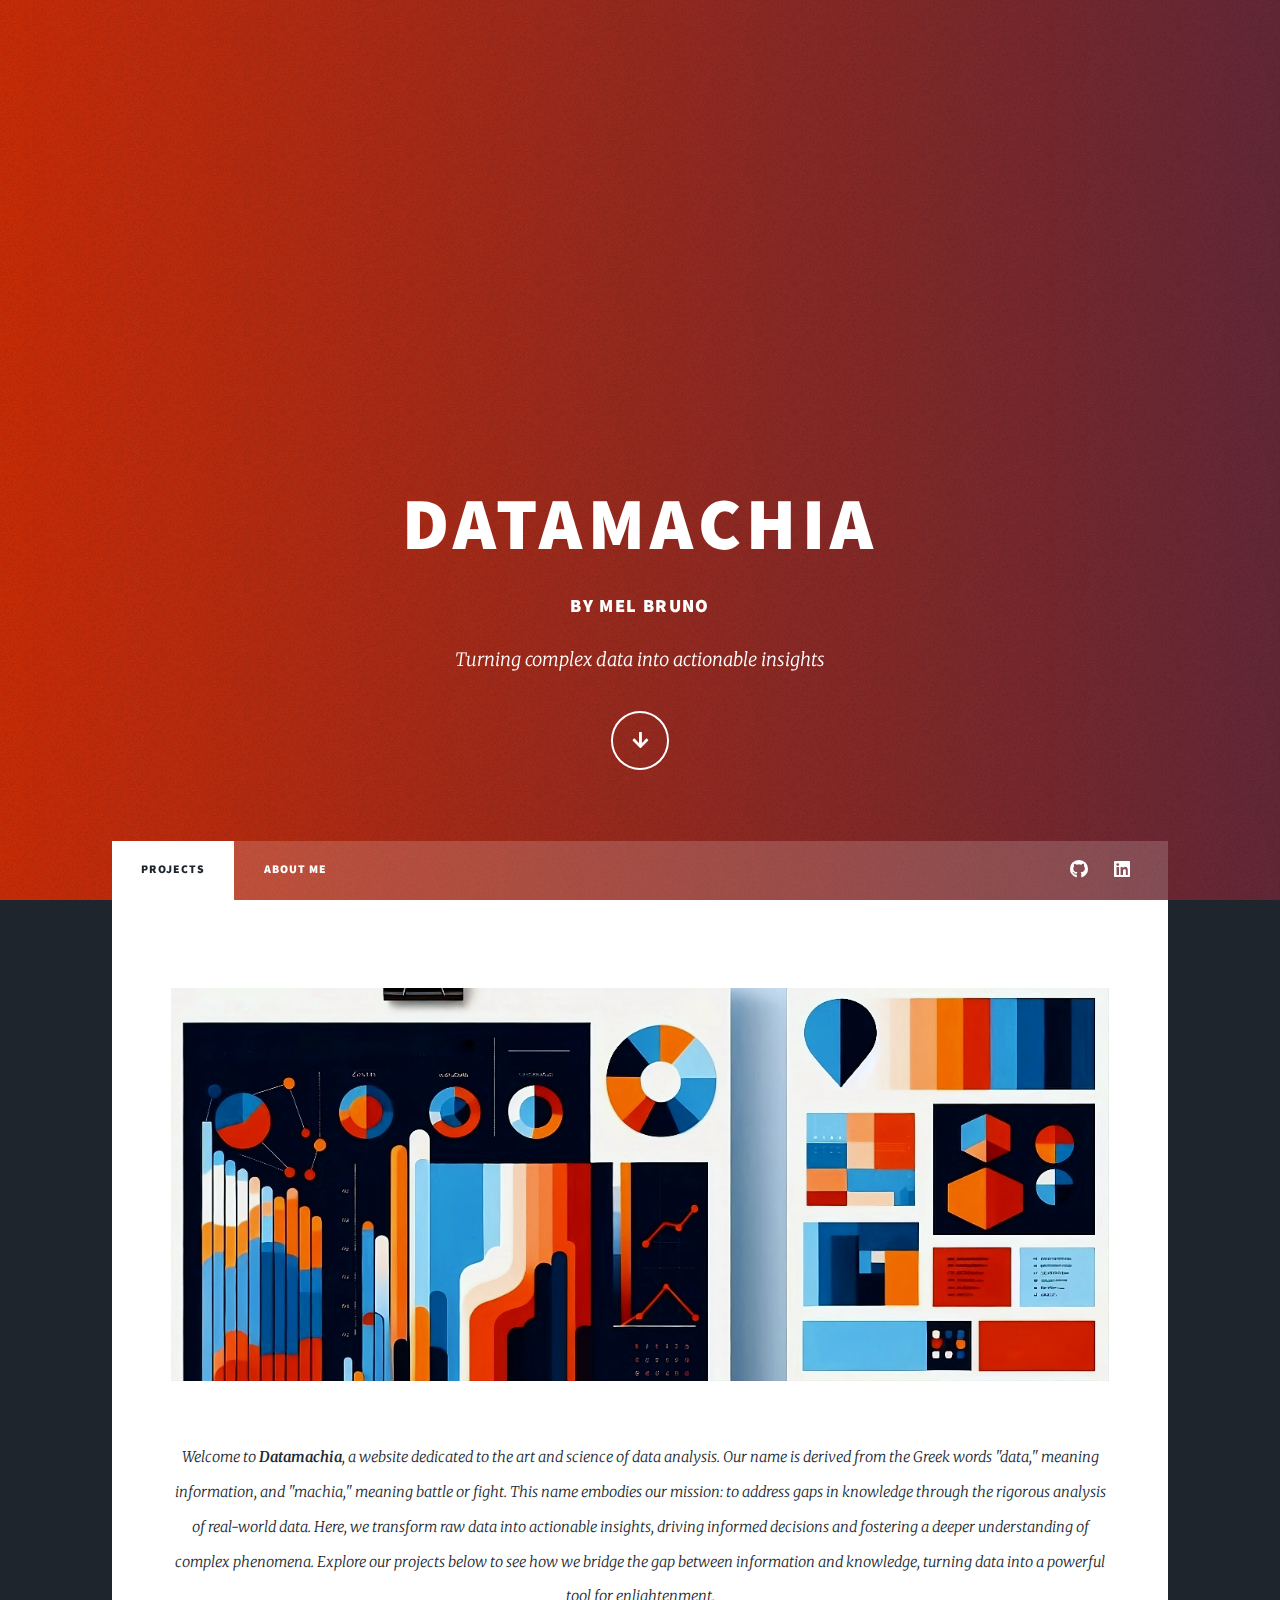
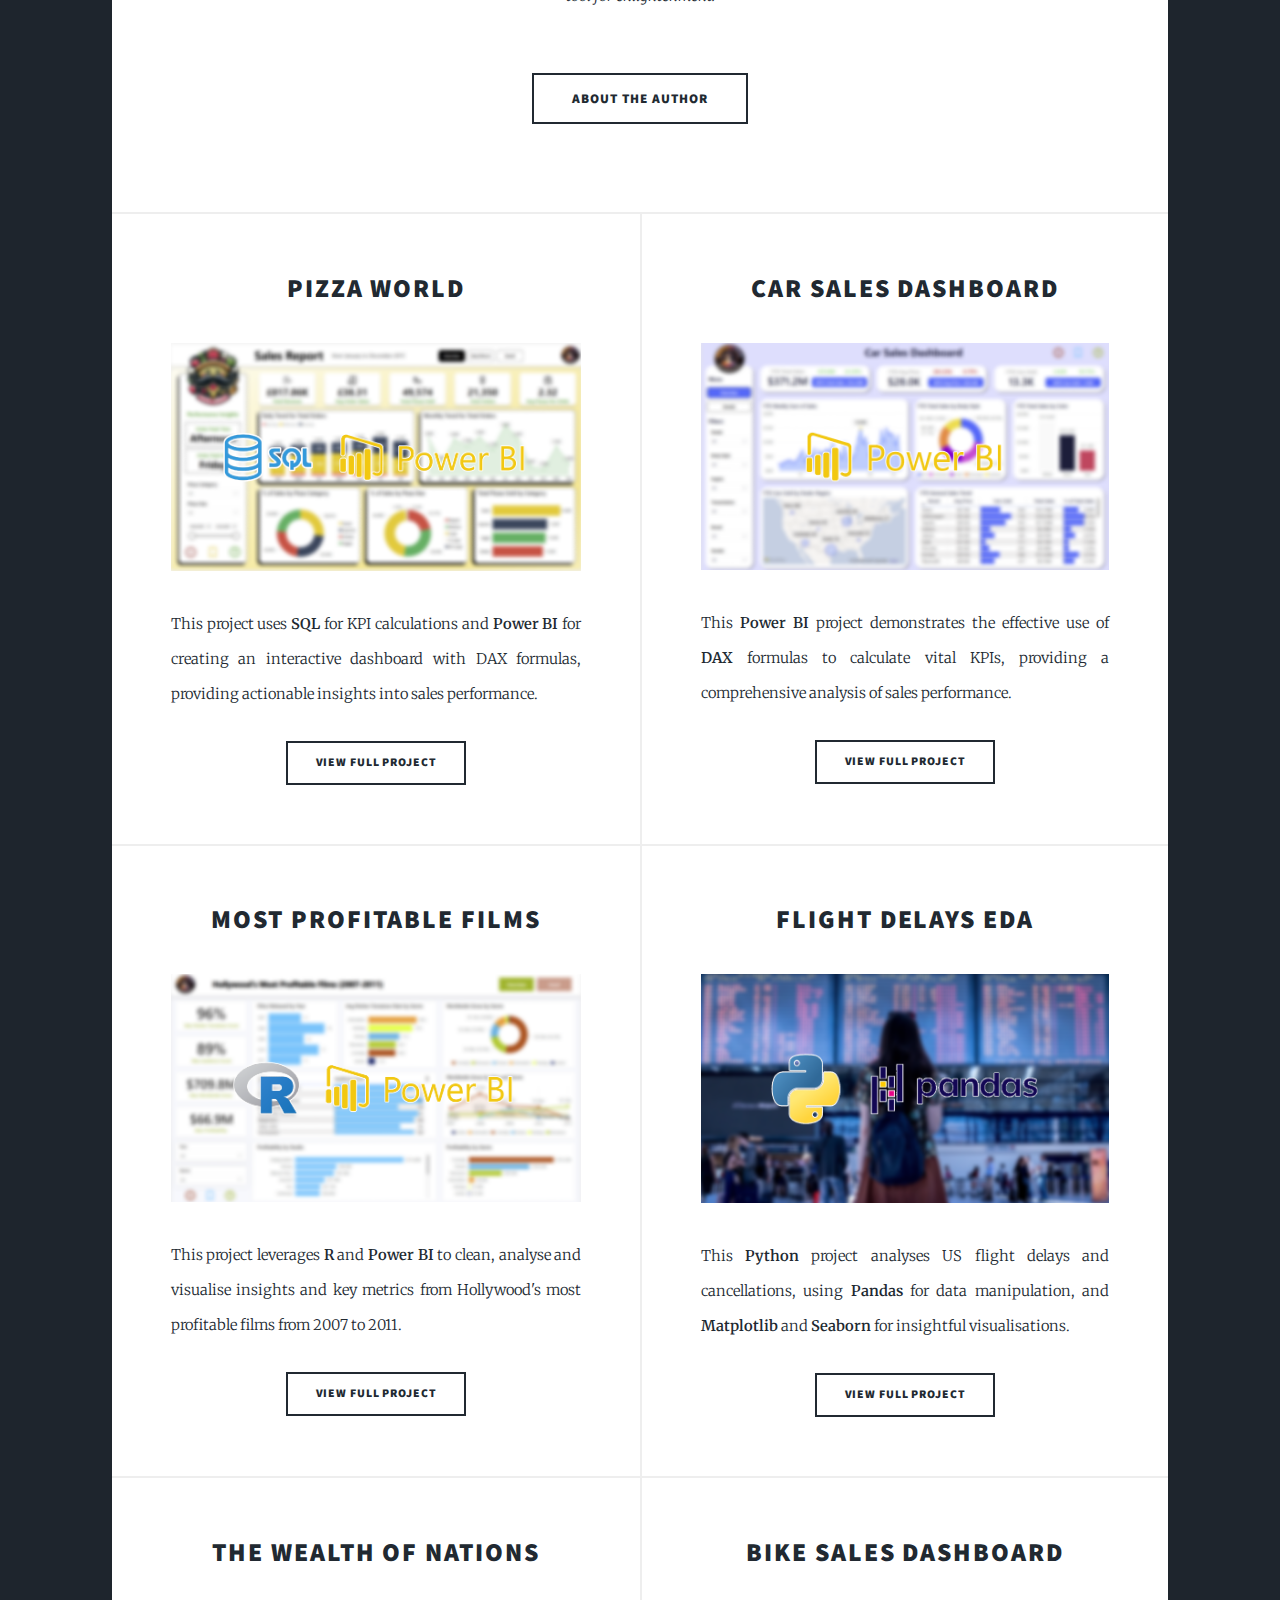
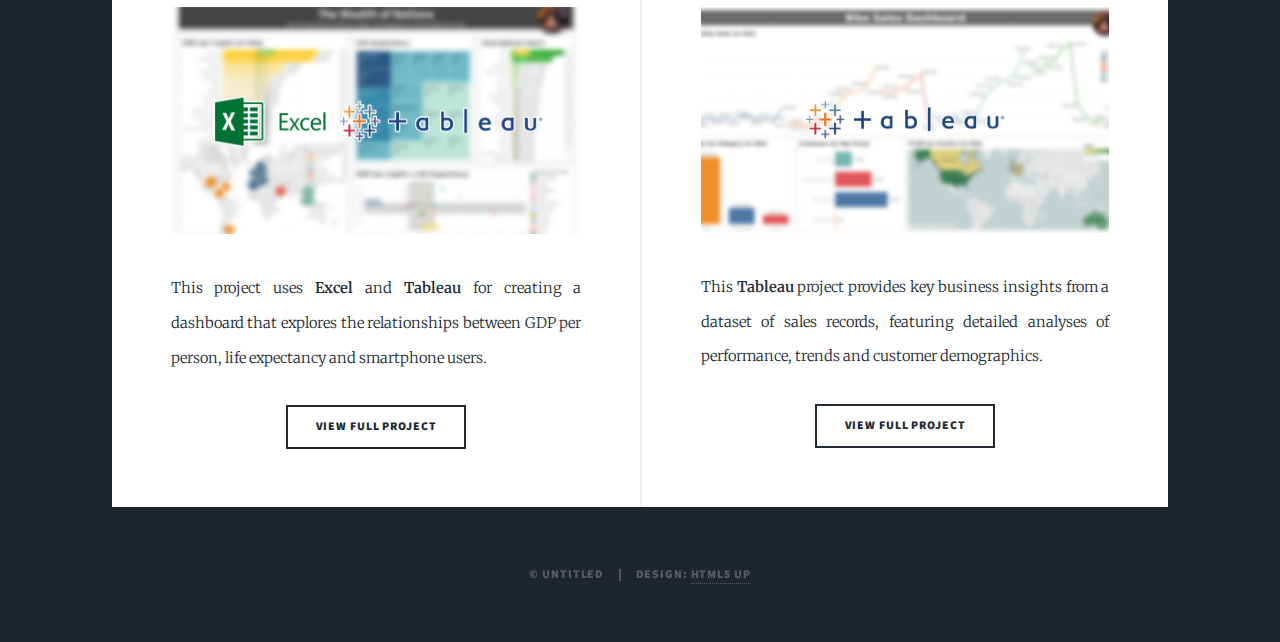
<file: index.html>
<!DOCTYPE HTML>
<!--
	Massively by HTML5 UP
	html5up.net | @ajlkn
	Free for personal and commercial use under the CCA 3.0 license (html5up.net/license)
-->
<html>
	<head>
		<title>Datamachia</title>
		<meta charset="utf-8" />
		<meta name="viewport" content="width=device-width, initial-scale=1, user-scalable=no" />
		<link rel="stylesheet" href="assets/css/main.css" />
		<noscript><link rel="stylesheet" href="assets/css/noscript.css" /></noscript>
	</head>
	<body class="is-preload">

		<!-- Wrapper -->
			<div id="wrapper" class="fade-in">

				<div id="intro">
					<h1>Datamachia</h1>
					<h3>by Mel Bruno</h3>
					<p>Turning complex data into actionable insights</p>
					<ul class="actions">
						<li><a href="#header" class="button icon solid solo fa-arrow-down scrolly">Continue</a></li>
					</ul>
				</div>

				<!-- Header -->
					<header id="header">
						<!-- <a href="index.html" class="logo">Datamachia</a> -->
						<a class="logo">Datamachia</a>
					</header>

				<!-- Nav -->
					<nav id="nav">
						<ul class="links">
							<li class="active"><a href="index.html">Projects</a></li>
							<li><a href="aboutme.html">About Me</a></li>
						</ul>
						<ul class="icons">
							<li><a href="https://github.com/datamachia" class="icon brands fa-github"><span class="label">GitHub</span></a></li>
							<li><a href="https://www.linkedin.com/in/melbruno/" class="icon brands fa-linkedin"><span class="label">LinkedIn</span></a></li>
						</ul>
					</nav>

				<!-- Main -->
					<div id="main">

						<!-- Featured Post -->
							<article class="post featured">
								<a href="aboutme.html" class="image main"><img src="images/Designer4-transformed3.png" alt="" /></a>
								<header class="major">
									<!--<h2><a href="https://github.com/datamachia/pizzaworld">Pizza World <br />Sales Report</a></h2>-->
									<p>Welcome to <b>Datamachia</b>, a website dedicated to the art and science of data analysis. Our name is derived from the Greek words "data," meaning information, and "machia," meaning battle or fight. This name embodies our mission: to address gaps in knowledge through the rigorous analysis of real-world data. Here, we transform raw data into actionable insights, driving informed decisions and fostering a deeper understanding of complex phenomena. Explore our projects below to see how we bridge the gap between information and knowledge, turning data into a powerful tool for enlightenment.</p>
								</header>
								<ul class="actions special">
									<li><a href="aboutme.html" class="button large">About the Author</a></li>
								</ul>
							</article>

						<!-- Posts -->
							<section class="posts">
								<article>
									<header>
										<h2><a href="https://app.powerbi.com/view?r=eyJrIjoiMDA3OTYyY2YtMTNkZS00Nzg4LTg0NmEtYzc2YWU2OWYwODI2IiwidCI6IjZlZmQwZjIwLTU3YzgtNDQ0Ny1iNTNmLTAwZDQ5OTJjYTUwYiJ9">Pizza World</a></h2>
									</header>
									<a href="https://app.powerbi.com/view?r=eyJrIjoiMDA3OTYyY2YtMTNkZS00Nzg4LTg0NmEtYzc2YWU2OWYwODI2IiwidCI6IjZlZmQwZjIwLTU3YzgtNDQ0Ny1iNTNmLTAwZDQ5OTJjYTUwYiJ9" class="image fit"><img src="images/PizzaWorldSalesReportEdited2.png" alt="" /></a>
									<p>This project uses <b>SQL</b> for KPI calculations and <b>Power BI</b> for creating an interactive dashboard with DAX formulas, providing actionable insights into sales performance.</p>
									<ul class="actions special">
										<li><a href="https://github.com/datamachia/pizzaworld" class="button">View Full Project</a></li>
									</ul>
								</article>
								<article>
									<header>
										<h2><a href="https://app.powerbi.com/view?r=eyJrIjoiNjc5ZThlNjMtNDUzNi00MDI0LWIwY2QtYmRjMTQ5ZmZiYWEzIiwidCI6IjZlZmQwZjIwLTU3YzgtNDQ0Ny1iNTNmLTAwZDQ5OTJjYTUwYiJ9">Car Sales Dashboard</a></h2>
									</header>
									<a href="https://app.powerbi.com/view?r=eyJrIjoiNjc5ZThlNjMtNDUzNi00MDI0LWIwY2QtYmRjMTQ5ZmZiYWEzIiwidCI6IjZlZmQwZjIwLTU3YzgtNDQ0Ny1iNTNmLTAwZDQ5OTJjYTUwYiJ9" class="image fit"><img src="images/CarSalesDashboardEdited2.png" alt="" /></a>
									<p>This <b>Power BI</b> project demonstrates the effective use of <b>DAX</b> formulas to calculate vital KPIs, providing a comprehensive analysis of sales performance.
									</p>
									<ul class="actions special">
										<li><a href="https://github.com/datamachia/carsalesdashboard" class="button">View Full Project</a></li>
									</ul>
								</article>
								<article>
									<header>
										<h2><a href="https://app.powerbi.com/view?r=eyJrIjoiYzA1NTlmZGEtYzk0OS00OWE5LTlkNDItZWMwMjI2YThkN2UyIiwidCI6IjZlZmQwZjIwLTU3YzgtNDQ0Ny1iNTNmLTAwZDQ5OTJjYTUwYiJ9">Most Profitable Films</a></h2>
									</header>
									<a href="https://app.powerbi.com/view?r=eyJrIjoiYzA1NTlmZGEtYzk0OS00OWE5LTlkNDItZWMwMjI2YThkN2UyIiwidCI6IjZlZmQwZjIwLTU3YzgtNDQ0Ny1iNTNmLTAwZDQ5OTJjYTUwYiJ9" class="image fit"><img src="images/HollywoodsMostProfitableFilmsEdited2.png" alt="" /></a>
									<p>This project leverages <b>R</b> and <b>Power BI</b> to clean, analyse and visualise insights and key metrics from Hollywood's most profitable films from 2007 to 2011.</p>
									<ul class="actions special">
										<li><a href="https://github.com/datamachia/mostprofitablefilms" class="button">View Full Project</a></li>
									</ul>
								</article>
								<article>
									<header>
										<h2><a href="https://github.com/datamachia/flightdelayseda/blob/main/Project_FlightDelays_ExploratoryDataAnalysis.ipynb">Flight Delays EDA</h2>
									</header>
									<a href="https://github.com/datamachia/flightdelayseda/blob/main/Project_FlightDelays_ExploratoryDataAnalysis.ipynb" class="image fit"><img src="images/FlightDelaysEDAEdited3.png" alt="" /></a>
									<p>This <b>Python</b> project analyses US flight delays and cancellations, using <b>Pandas</b> for data manipulation, and <b>Matplotlib</b> and <b>Seaborn</b> for insightful visualisations.</p>
									<ul class="actions special">
										<li><a href="https://github.com/datamachia/flightdelayseda" class="button">View Full Project</a></li>
									</ul>
								</article>
								<article>
									<header>
										<h2><a href="https://public.tableau.com/views/TheWealthofNations_17226754676240/Dashboard12?:language=en-GB&:sid=&:redirect=auth&:display_count=n&:origin=viz_share_link">The Wealth of Nations</h2>
									</header>
									<a href="https://public.tableau.com/views/TheWealthofNations_17226754676240/Dashboard12?:language=en-GB&:sid=&:redirect=auth&:display_count=n&:origin=viz_share_link" class="image fit"><img src="images/TheWealthofNationsEdited.png" alt="" /></a>
									<p>This project uses <b>Excel</b> and <b>Tableau</b> for creating a dashboard that explores the relationships between GDP per person, life expectancy and smartphone users.</p>
									<ul class="actions special">
										<li><a href="https://github.com/datamachia/thewealthofnations" class="button">View Full Project</a></li>
									</ul>
								</article>
								<article>
									<header>
										<h2><a href="https://public.tableau.com/views/BikeSalesDashboarda/Dashboard1?:language=en-GB&:sid=&:redirect=auth&:display_count=n&:origin=viz_share_link">Bike Sales Dashboard</a></h2>
									</header>
									<a href="https://public.tableau.com/views/BikeSalesDashboarda/Dashboard1?:language=en-GB&:sid=&:redirect=auth&:display_count=n&:origin=viz_share_link" class="image fit"><img src="images/BikeSalesDashboard.png" alt="" /></a>
									<p>This <b>Tableau</b> project provides key business insights from a dataset of sales records, featuring detailed analyses of performance, trends and customer demographics.</p>
									<ul class="actions special">
										<li><a href="https://github.com/datamachia/bikesalesdashboard" class="button">View Full Project</a></li>
									</ul>
								</article>
							</section>

					</div>

				<!-- Footer 
					<footer id="footer">
						<section>
							<form method="post" action="#">
								<div class="fields">
									<div class="field">
										<label for="name">Name</label>
										<input type="text" name="name" id="name" />
									</div>
									<div class="field">
										<label for="email">Email</label>
										<input type="text" name="email" id="email" />
									</div>
									<div class="field">
										<label for="message">Message</label>
										<textarea name="message" id="message" rows="3"></textarea>
									</div>
								</div>
								<ul class="actions">
									<li><input type="submit" value="Send Message" /></li>
								</ul>
							</form>
						</section>
						<section class="split contact">
							<section class="alt">
								<h3>Address</h3>
								<p>1234 Somewhere Road #87257<br />
								Nashville, TN 00000-0000</p>
							</section>
							<section>
								<h3>Phone</h3>
								<p><a href="#">(000) 000-0000</a></p>
							</section>
							<section>
								<h3>Email</h3>
								<p><a href="#">info@untitled.tld</a></p>
							</section>
							<section>
								<h3>Social</h3>
								<ul class="icons alt">
									<li><a href="#" class="icon brands alt fa-twitter"><span class="label">Twitter</span></a></li>
									<li><a href="#" class="icon brands alt fa-facebook-f"><span class="label">Facebook</span></a></li>
									<li><a href="#" class="icon brands alt fa-instagram"><span class="label">Instagram</span></a></li>
									<li><a href="#" class="icon brands alt fa-github"><span class="label">GitHub</span></a></li>
								</ul>
							</section>
						</section>
					</footer> -->

				<!-- Copyright -->
					<div id="copyright">
						<ul><li>&copy; Untitled</li><li>Design: <a href="https://html5up.net">HTML5 UP</a></li></ul>
					</div>

			</div>

		<!-- Scripts -->
			<script src="assets/js/jquery.min.js"></script>
			<script src="assets/js/jquery.scrollex.min.js"></script>
			<script src="assets/js/jquery.scrolly.min.js"></script>
			<script src="assets/js/browser.min.js"></script>
			<script src="assets/js/breakpoints.min.js"></script>
			<script src="assets/js/util.js"></script>
			<script src="assets/js/main.js"></script>

	</body>
</html>
</file>
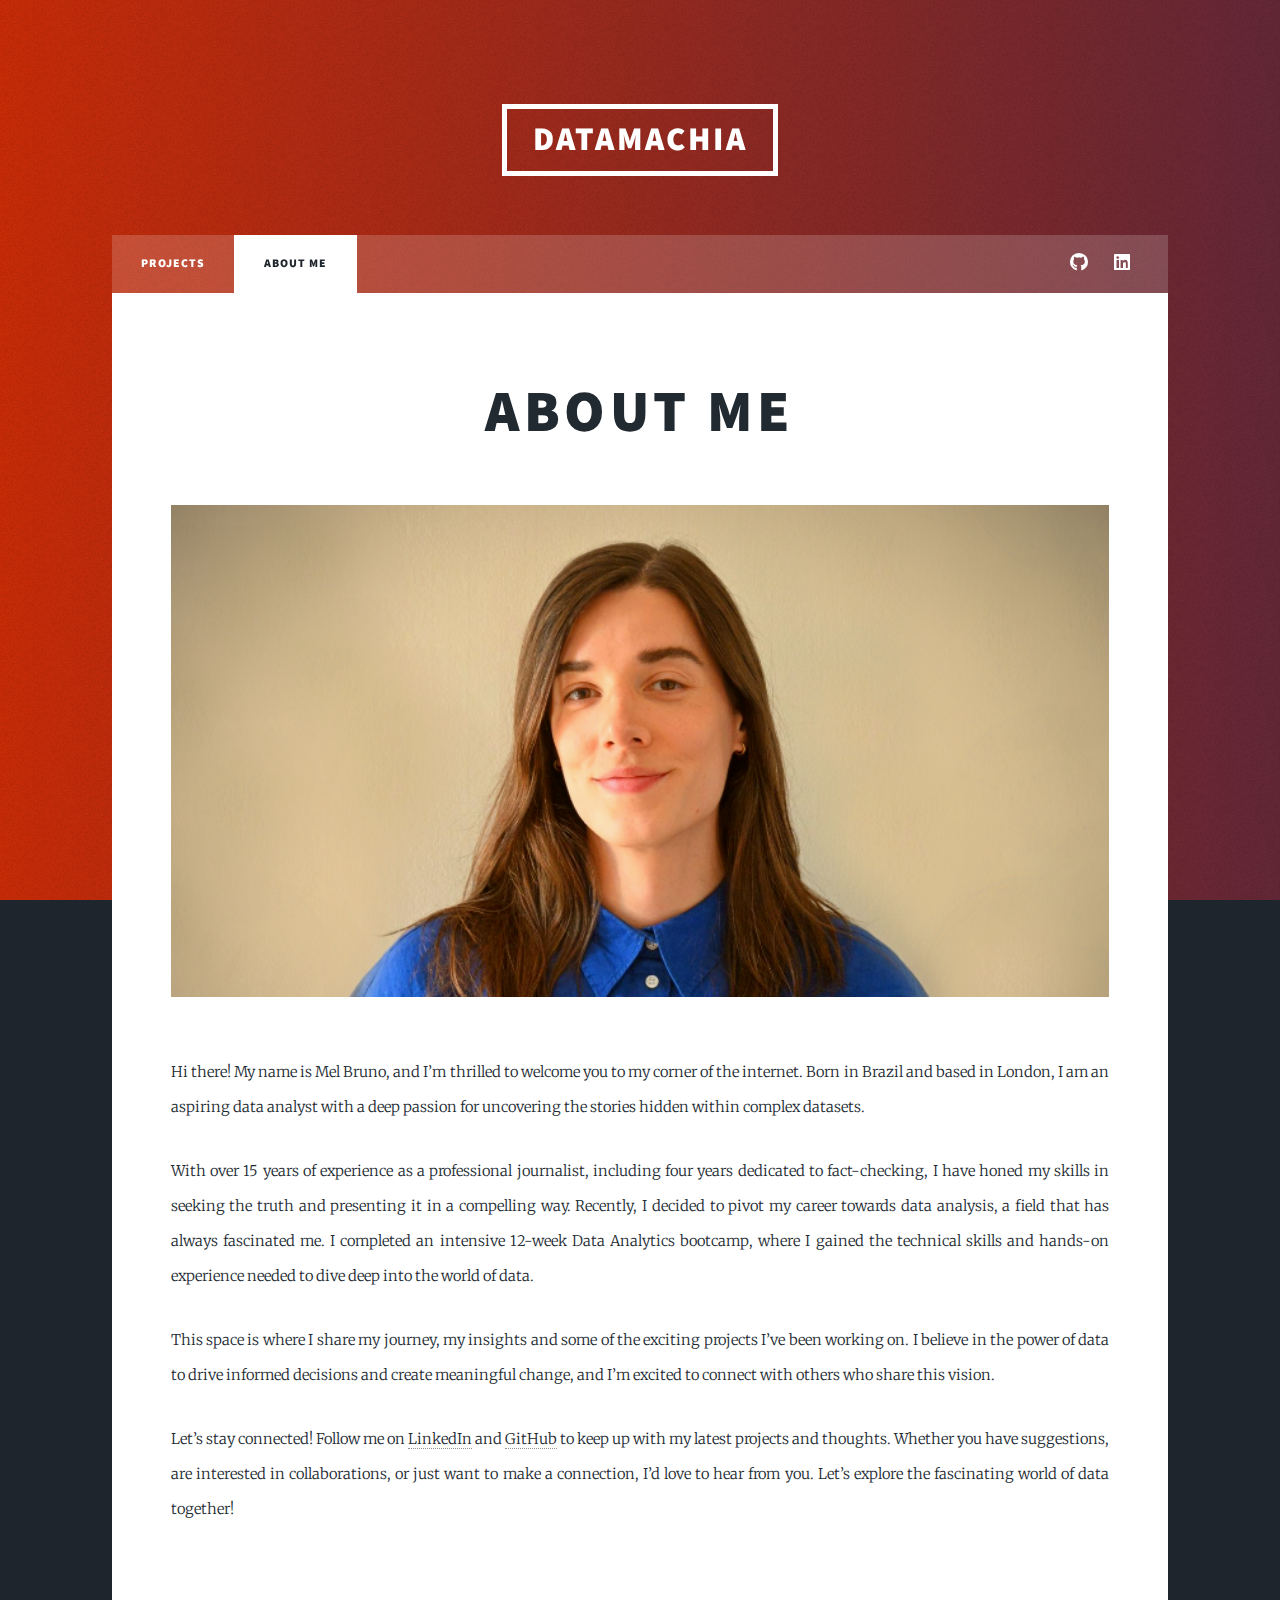
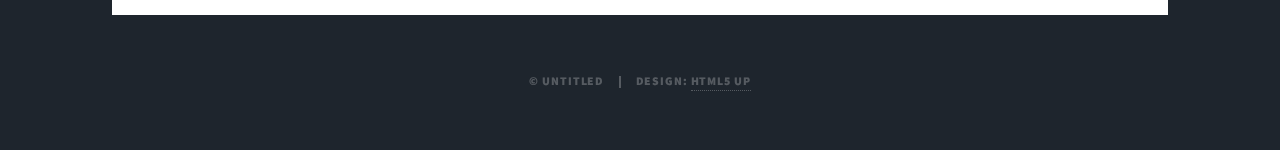
<file: aboutme.html>
<!DOCTYPE HTML>
<!--
	Massively by HTML5 UP
	html5up.net | @ajlkn
	Free for personal and commercial use under the CCA 3.0 license (html5up.net/license)
-->
<html>
	<head>
		<title>Datamachia</title>
		<meta charset="utf-8" />
		<meta name="viewport" content="width=device-width, initial-scale=1, user-scalable=no" />
		<link rel="stylesheet" href="assets/css/main.css" />
		<noscript><link rel="stylesheet" href="assets/css/noscript.css" /></noscript>
	</head>
	<body class="is-preload">

		<!-- Wrapper -->
			<div id="wrapper">

				<!-- Header -->
					<header id="header">
						<a href="index.html" class="logo">Datamachia</a>
					</header>

				<!-- Nav -->
					<nav id="nav">
						<ul class="links">
							<li><a href="index.html">Projects</a></li>
							<li class="active"><a href="generic.html">About Me</a></li>
						</ul>
						<ul class="icons">
							<li><a href="https://github.com/datamachia" class="icon brands fa-github"><span class="label">GitHub</span></a></li>
							<li><a href="https://www.linkedin.com/in/melbruno/" class="icon brands fa-linkedin"><span class="label">LinkedIn</span></a></li>
						</ul>
					</nav>

				<!-- Main -->
					<div id="main">

						<!-- Post -->
							<section class="post">
								<header class="major">
									<!-- <h2><a href="#">About Me</a></h2> -->
									<h2>About Me</h2>
								</header>
								<div class="image main"><img src="images/Mugshot.png" alt="" /></div>
								<p>Hi there! My name is Mel Bruno, and I’m thrilled to welcome you to my corner of the internet. Born in Brazil and based in London, I am an aspiring data analyst with a deep passion for uncovering the stories hidden within complex datasets.</p>
								<p>With over 15 years of experience as a professional journalist, including four years dedicated to fact-checking, I have honed my skills in seeking the truth and presenting it in a compelling way. Recently, I decided to pivot my career towards data analysis, a field that has always fascinated me. I completed an intensive 12-week Data Analytics bootcamp, where I gained the technical skills and hands-on experience needed to dive deep into the world of data.</p>
								<p>This space is where I share my journey, my insights and some of the exciting projects I’ve been working on. I believe in the power of data to drive informed decisions and create meaningful change, and I’m excited to connect with others who share this vision.</p>
								<p>Let’s stay connected! Follow me on <a href="https://www.linkedin.com/in/melbruno/">LinkedIn</a> and <a href="https://github.com/datamachia">GitHub</a> to keep up with my latest projects and thoughts. Whether you have suggestions, are interested in collaborations, or just want to make a connection, I’d love to hear from you. Let’s explore the fascinating world of data together!</p>
							</section>

					</div>

				<!-- Copyright -->
					<div id="copyright">
						<ul><li>&copy; Untitled</li><li>Design: <a href="https://html5up.net">HTML5 UP</a></li></ul>
					</div>

			</div>

		<!-- Scripts -->
			<script src="assets/js/jquery.min.js"></script>
			<script src="assets/js/jquery.scrollex.min.js"></script>
			<script src="assets/js/jquery.scrolly.min.js"></script>
			<script src="assets/js/browser.min.js"></script>
			<script src="assets/js/breakpoints.min.js"></script>
			<script src="assets/js/util.js"></script>
			<script src="assets/js/main.js"></script>

	</body>
</html>
</file>
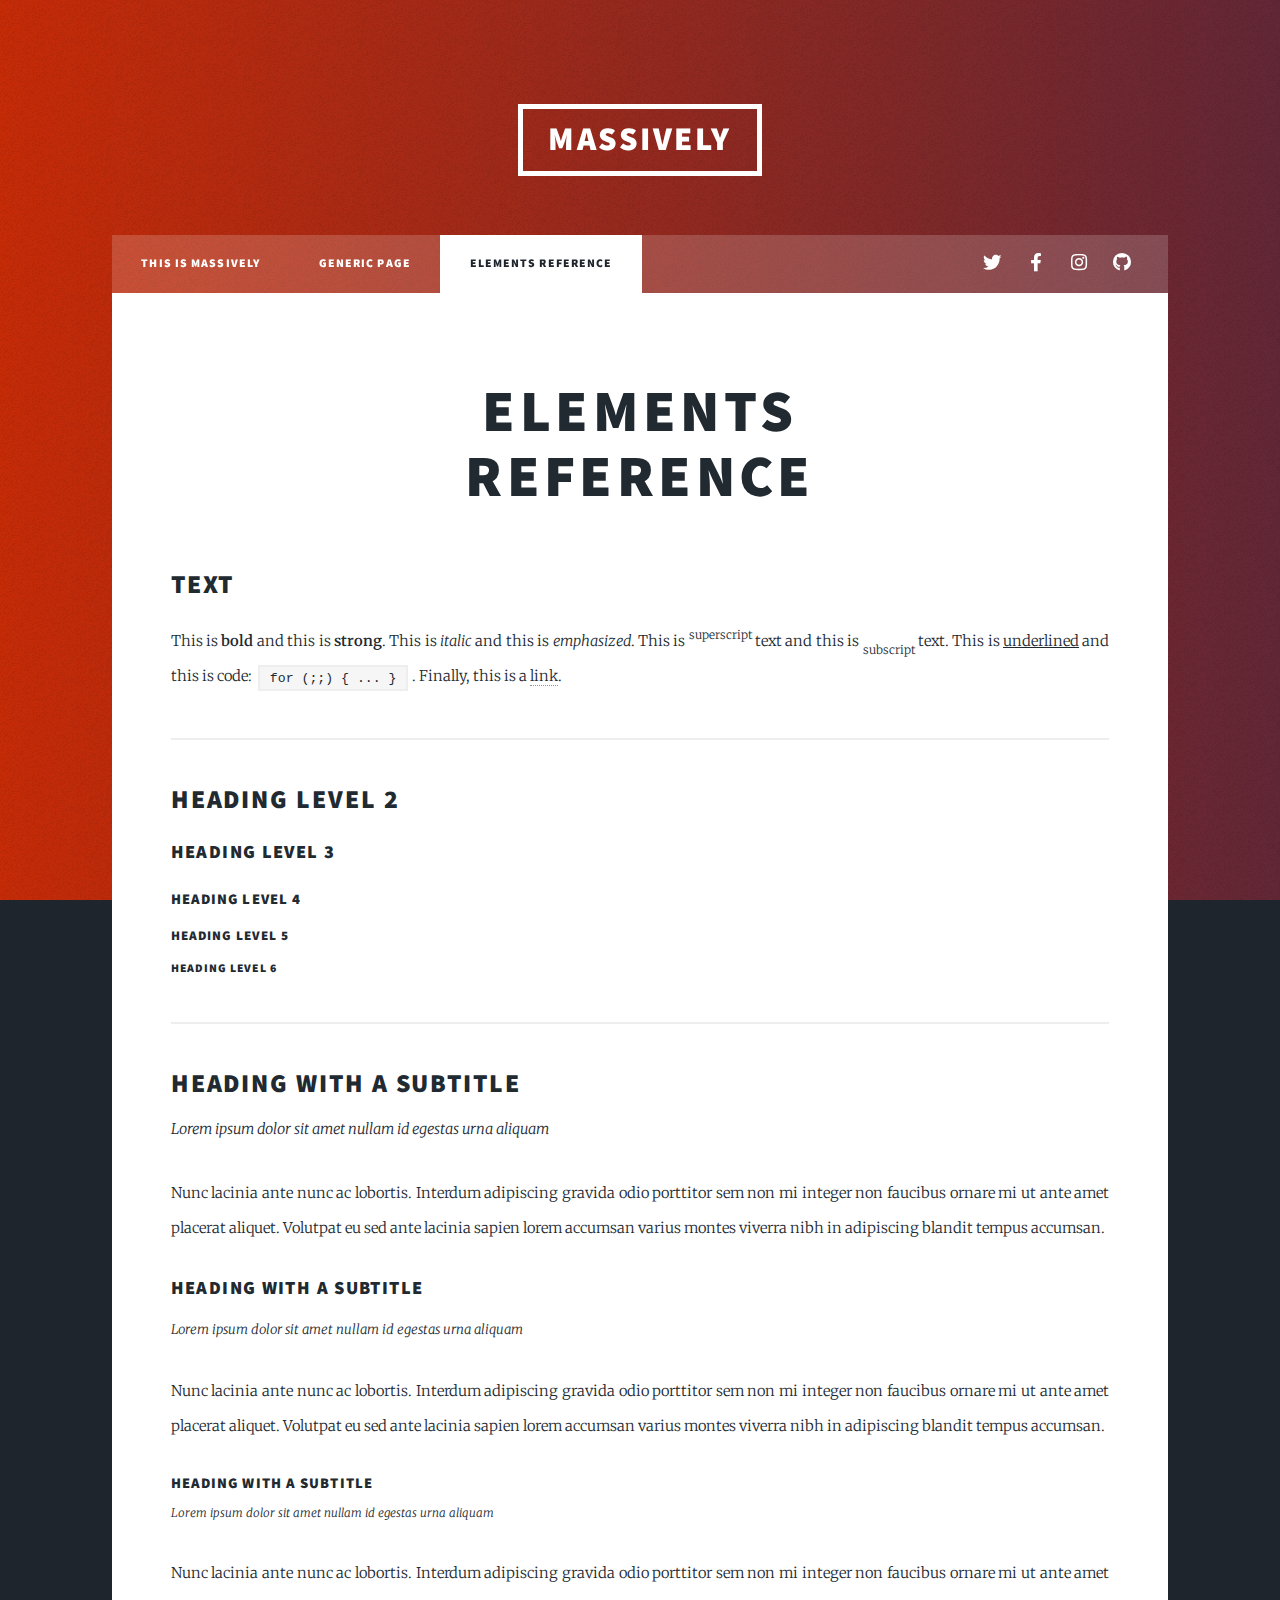
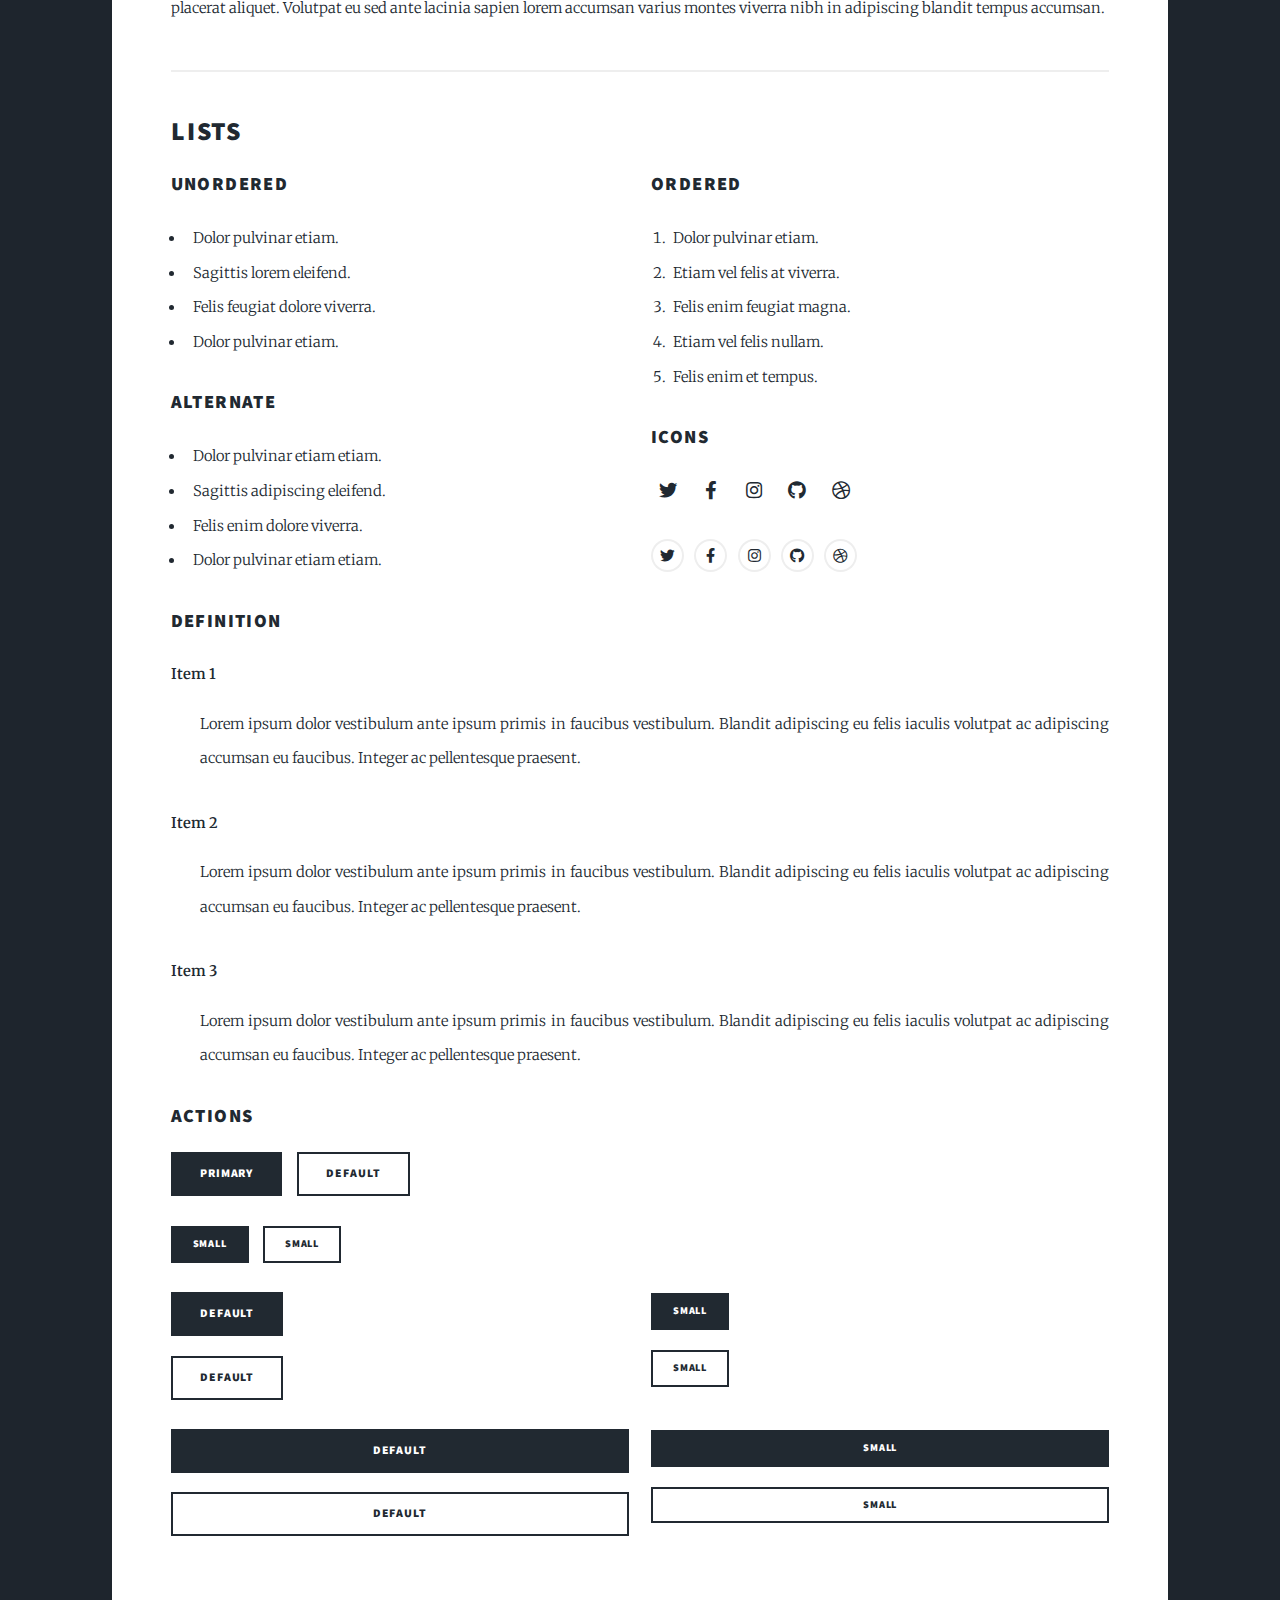
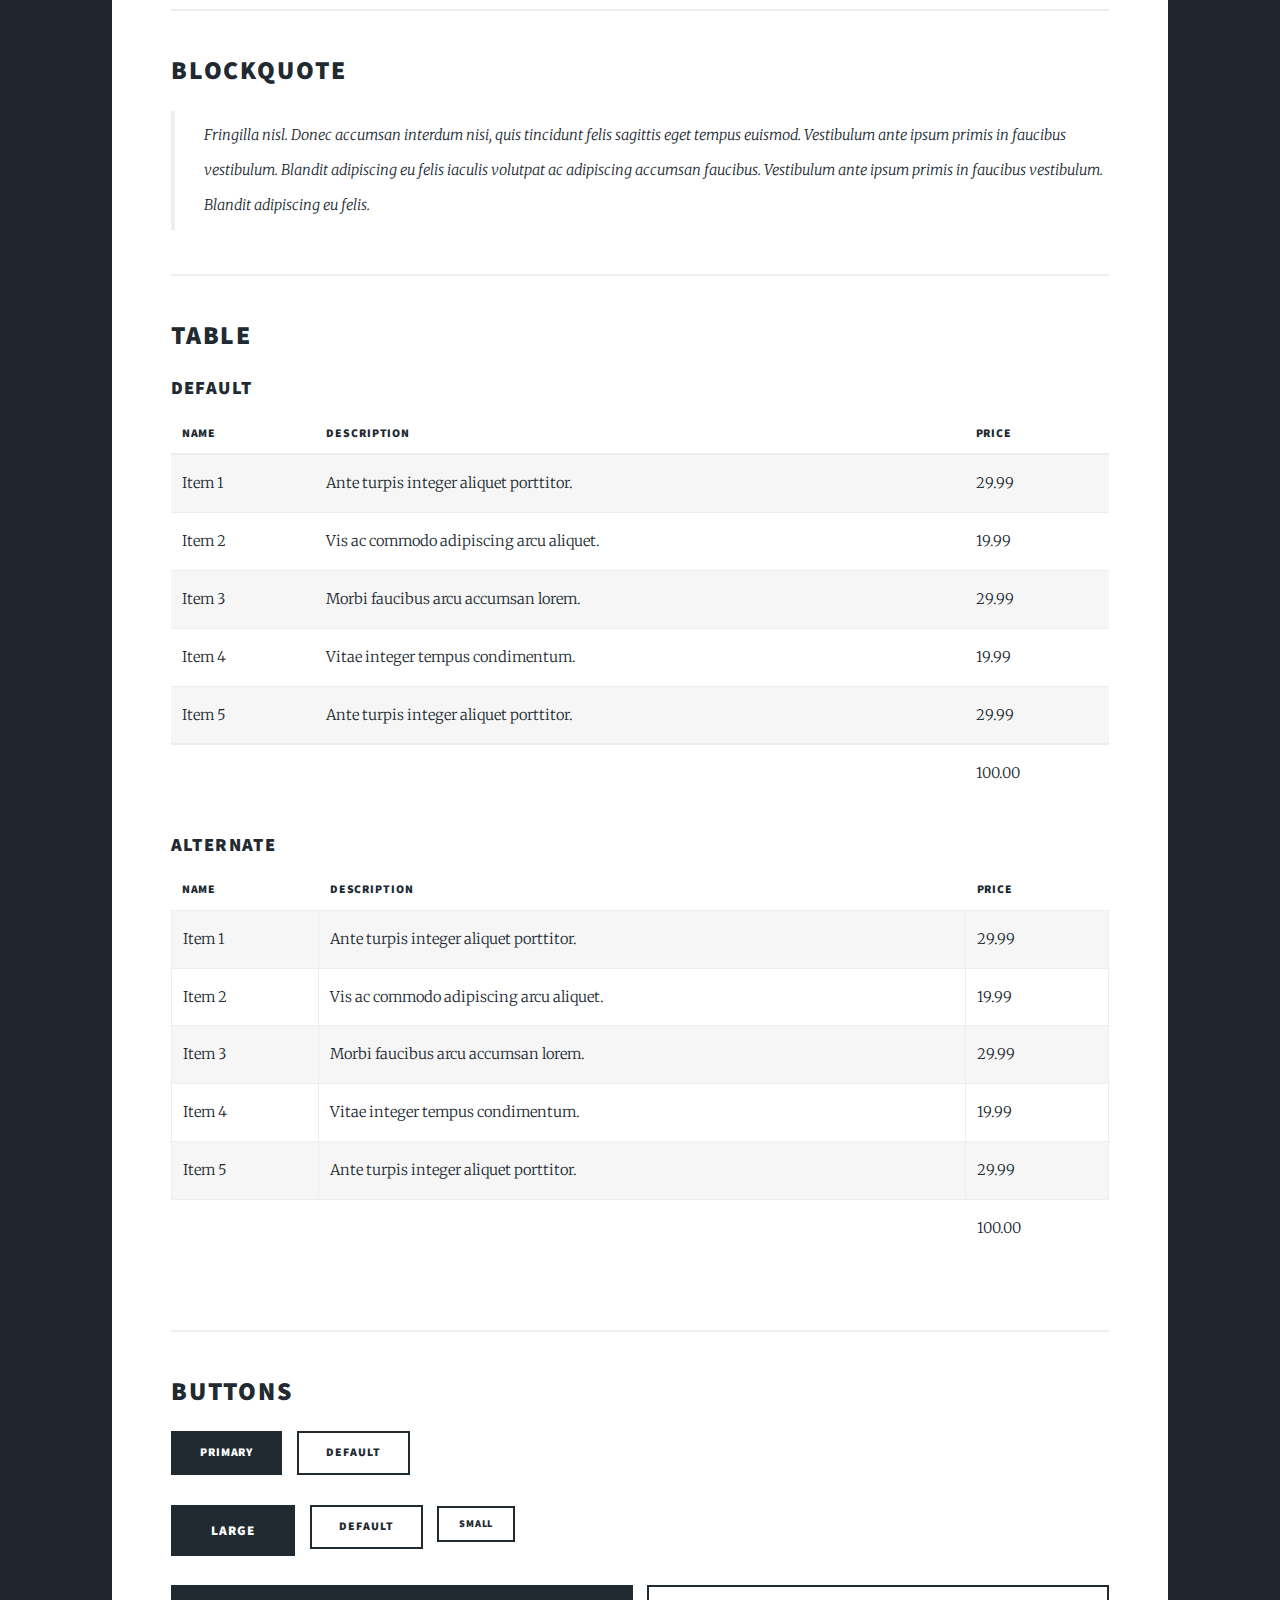
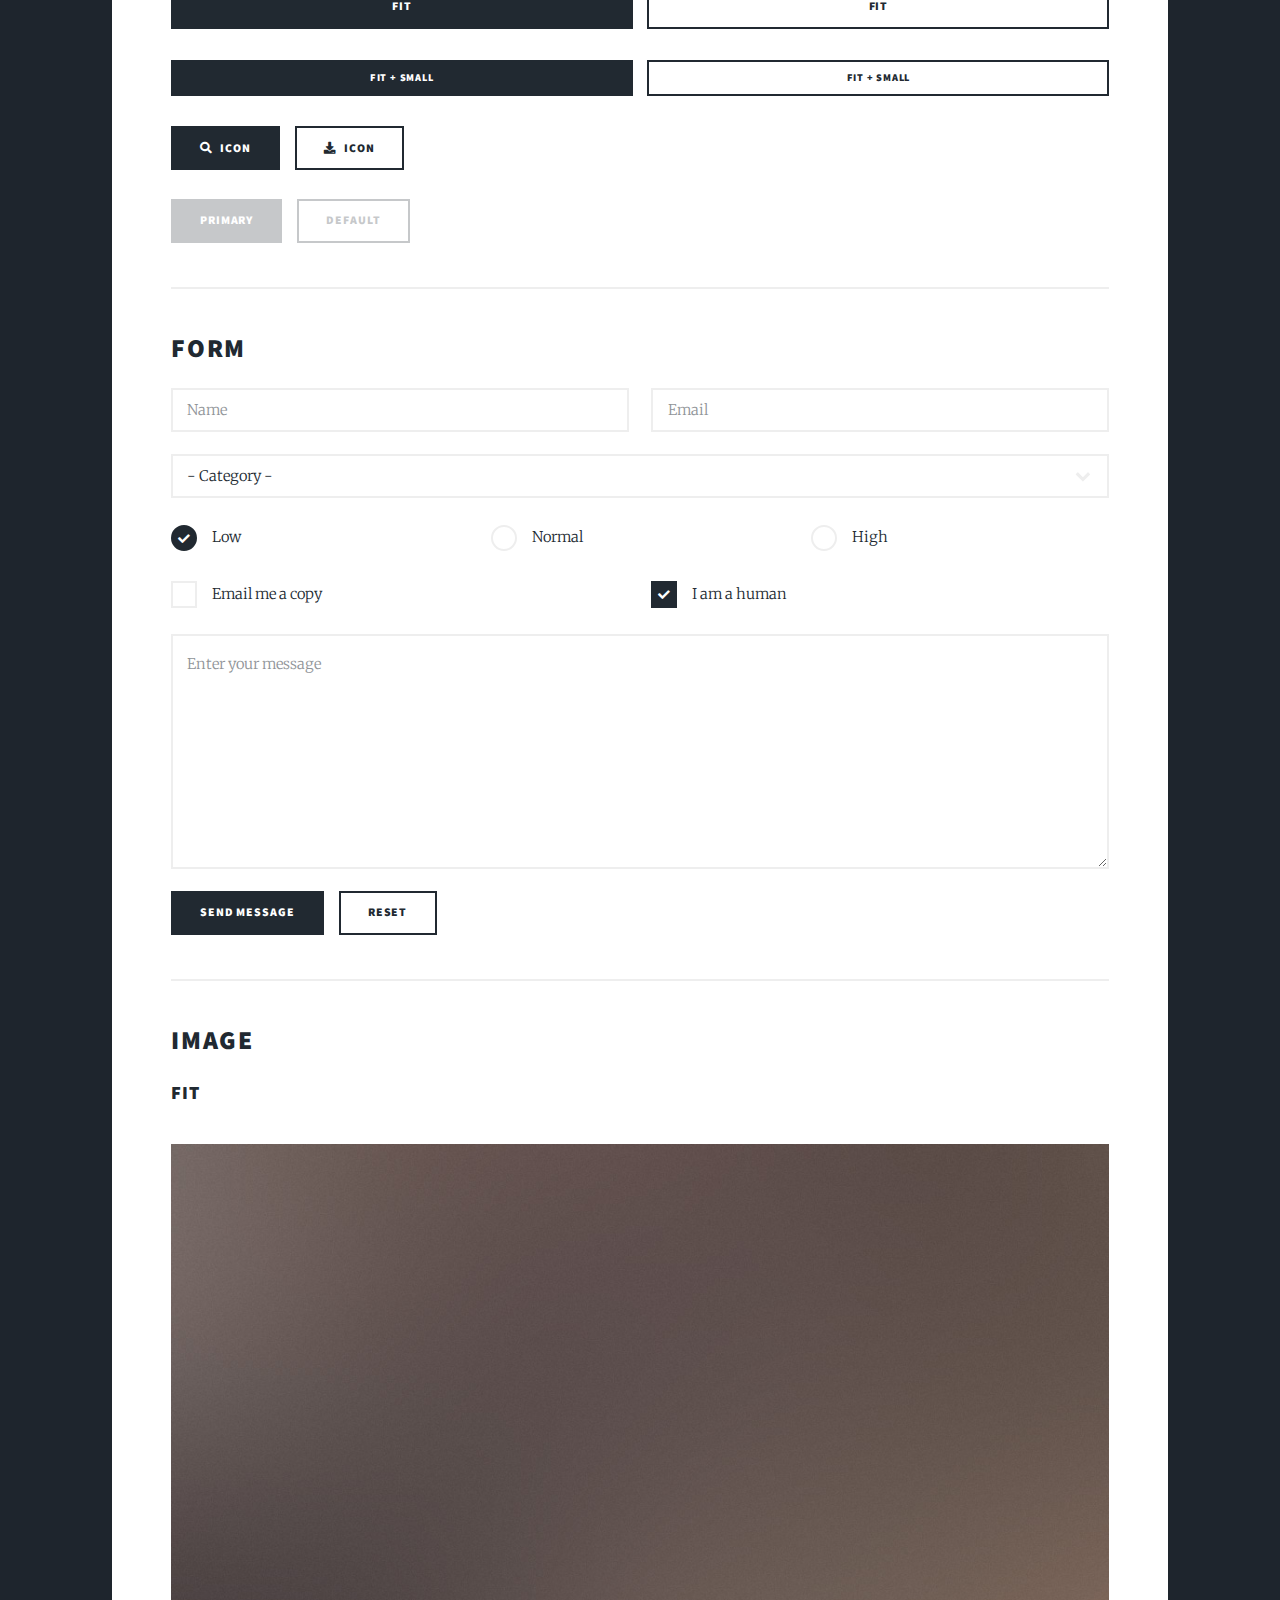
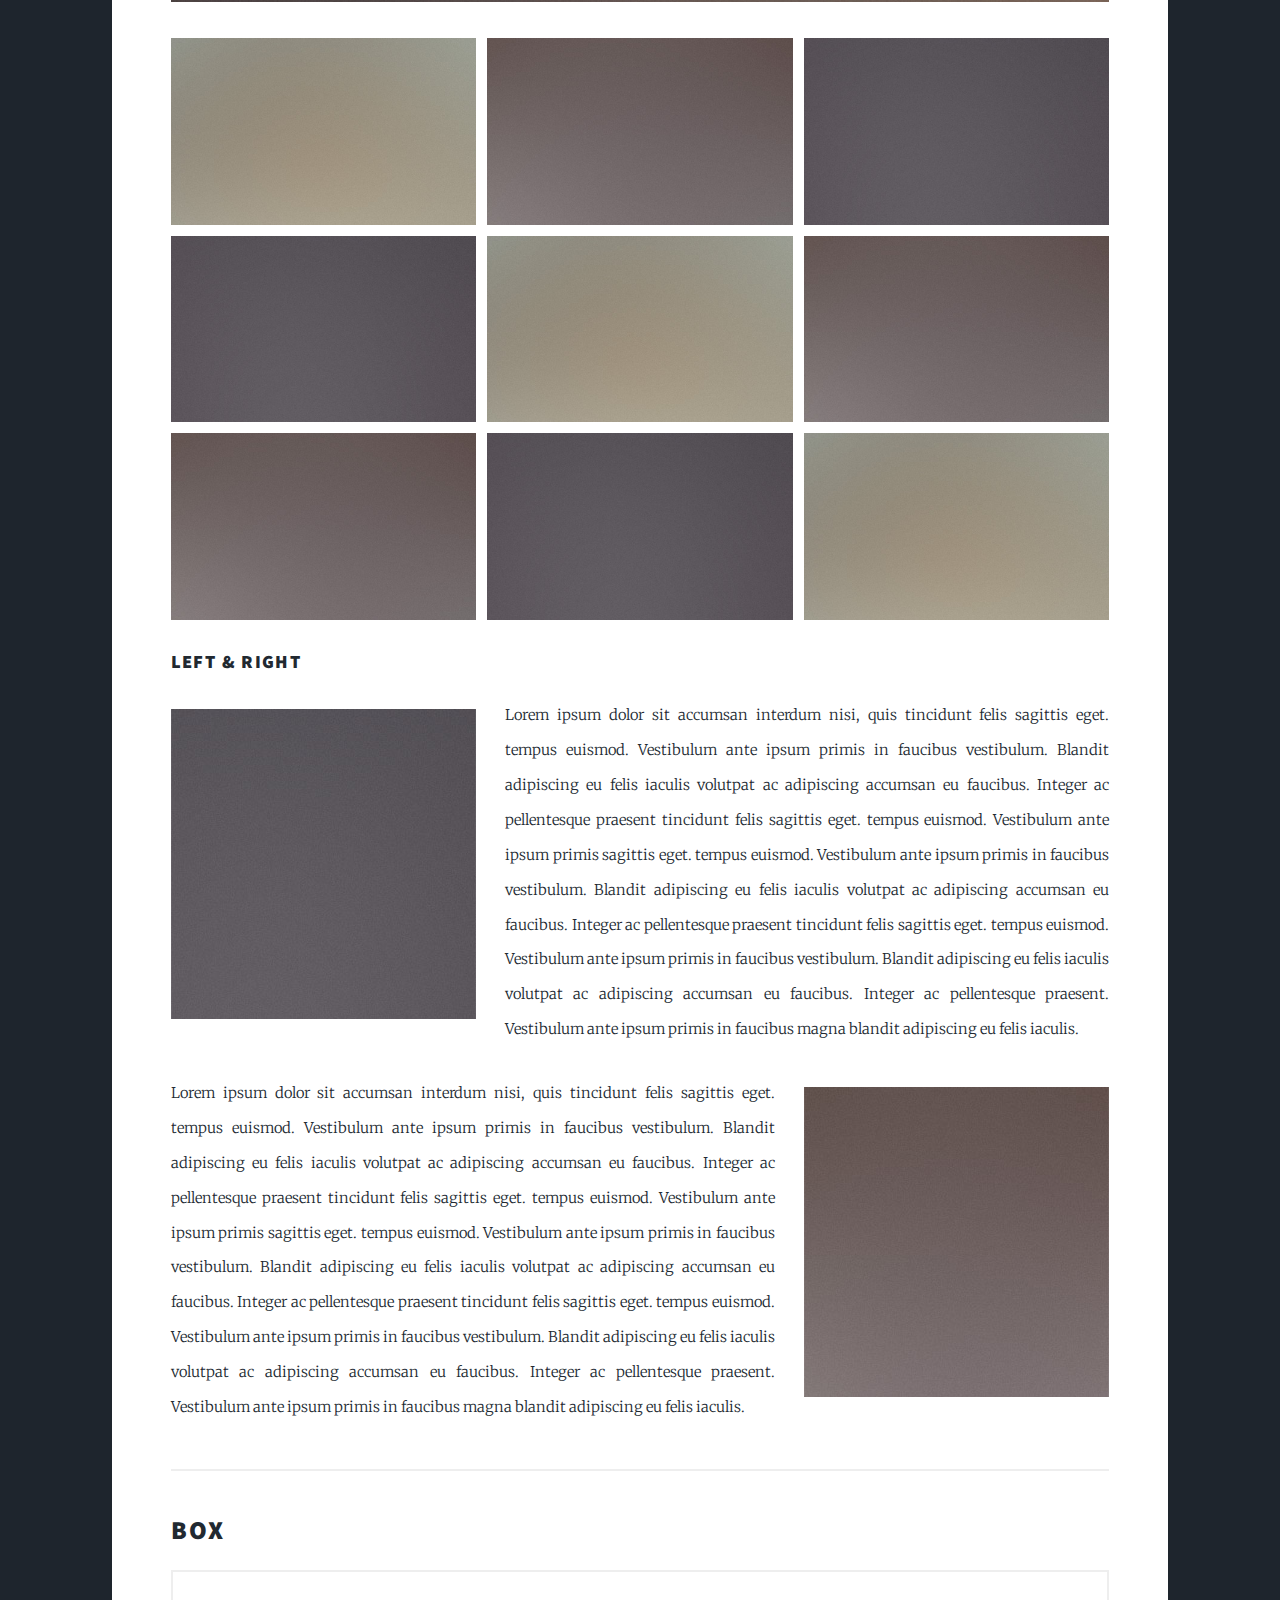
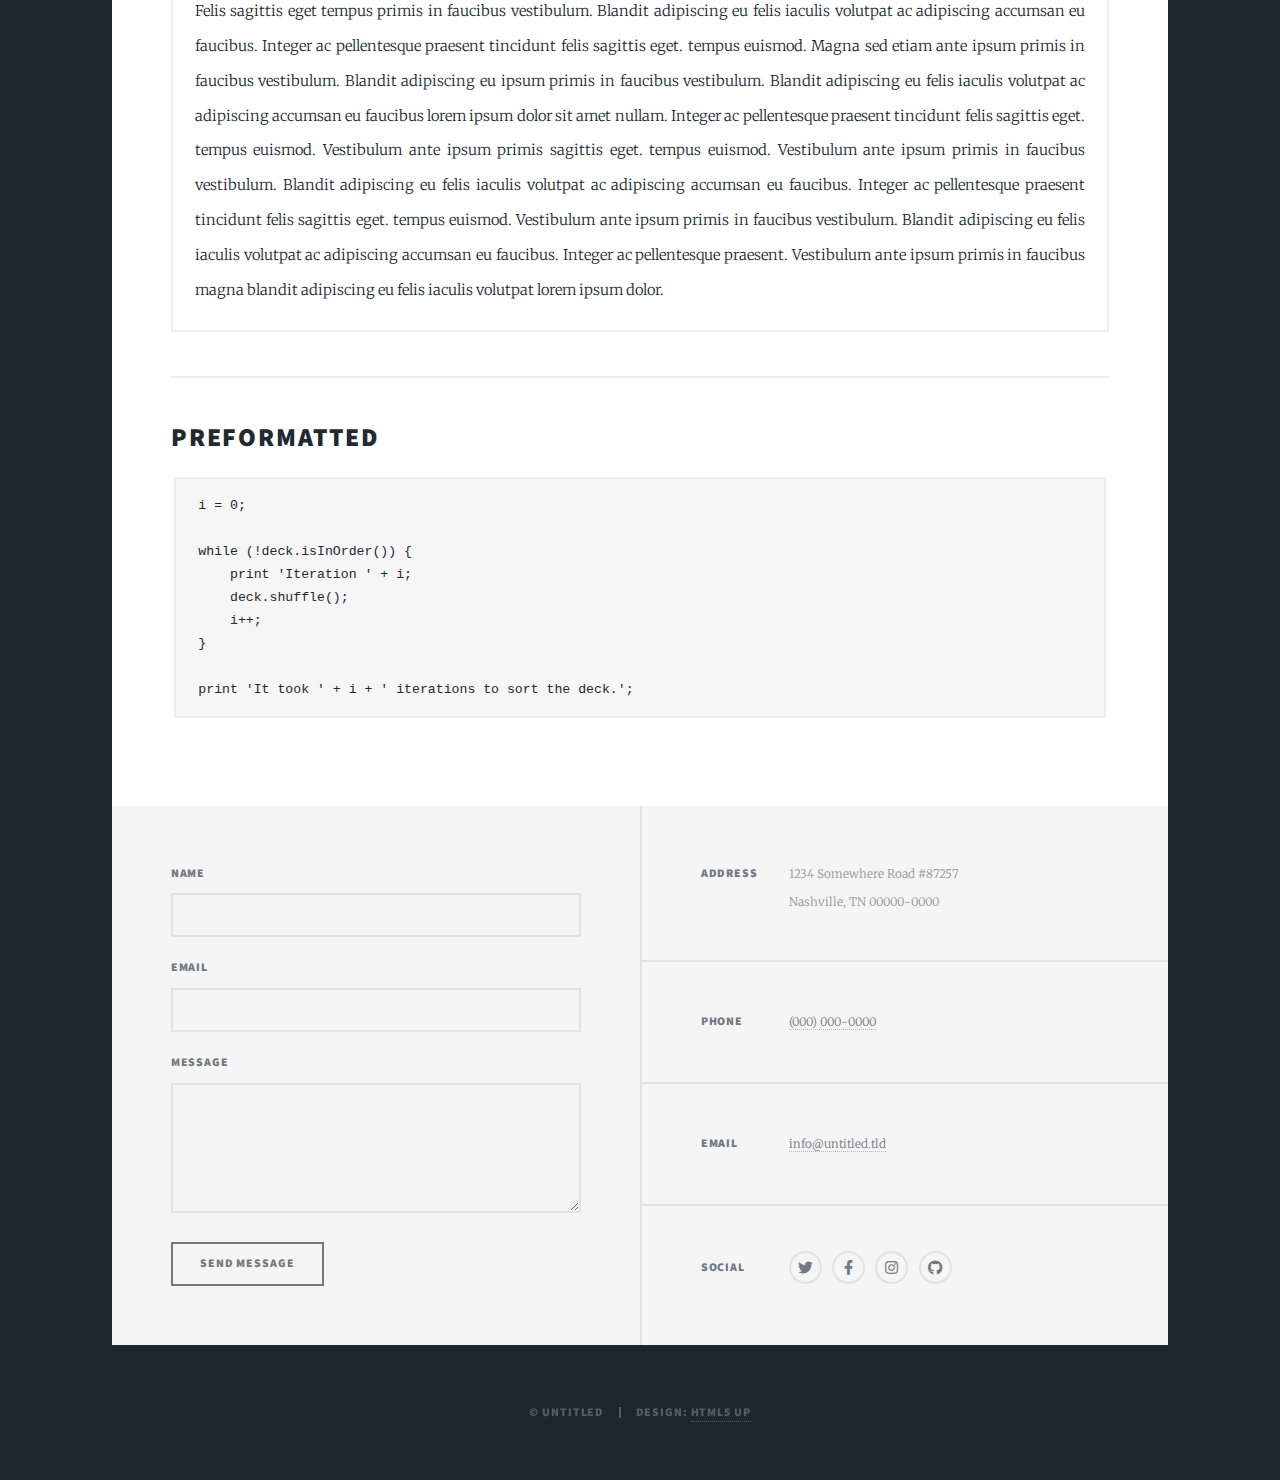
<file: elements.html>
<!DOCTYPE HTML>
<!--
	Massively by HTML5 UP
	html5up.net | @ajlkn
	Free for personal and commercial use under the CCA 3.0 license (html5up.net/license)
-->
<html>
	<head>
		<title>Elements Reference - Massively by HTML5 UP</title>
		<meta charset="utf-8" />
		<meta name="viewport" content="width=device-width, initial-scale=1, user-scalable=no" />
		<link rel="stylesheet" href="assets/css/main.css" />
		<noscript><link rel="stylesheet" href="assets/css/noscript.css" /></noscript>
	</head>
	<body class="is-preload">

		<!-- Wrapper -->
			<div id="wrapper">

				<!-- Header -->
					<header id="header">
						<a href="index.html" class="logo">Massively</a>
					</header>

				<!-- Nav -->
					<nav id="nav">
						<ul class="links">
							<li><a href="index.html">This is Massively</a></li>
							<li><a href="generic.html">Generic Page</a></li>
							<li class="active"><a href="elements.html">Elements Reference</a></li>
						</ul>
						<ul class="icons">
							<li><a href="#" class="icon brands fa-twitter"><span class="label">Twitter</span></a></li>
							<li><a href="#" class="icon brands fa-facebook-f"><span class="label">Facebook</span></a></li>
							<li><a href="#" class="icon brands fa-instagram"><span class="label">Instagram</span></a></li>
							<li><a href="#" class="icon brands fa-github"><span class="label">GitHub</span></a></li>
						</ul>
					</nav>

				<!-- Main -->
					<div id="main">

						<!-- Post -->
							<section class="post">
								<header class="major">
									<h1>Elements<br />
									Reference</h1>
								</header>

								<!-- Text stuff -->
									<h2>Text</h2>
									<p>This is <b>bold</b> and this is <strong>strong</strong>. This is <i>italic</i> and this is <em>emphasized</em>.
									This is <sup>superscript</sup> text and this is <sub>subscript</sub> text.
									This is <u>underlined</u> and this is code: <code>for (;;) { ... }</code>.
									Finally, this is a <a href="#">link</a>.</p>
									<hr />
									<h2>Heading Level 2</h2>
									<h3>Heading Level 3</h3>
									<h4>Heading Level 4</h4>
									<h5>Heading Level 5</h5>
									<h6>Heading Level 6</h6>
									<hr />
									<header>
										<h2>Heading with a Subtitle</h2>
										<p>Lorem ipsum dolor sit amet nullam id egestas urna aliquam</p>
									</header>
									<p>Nunc lacinia ante nunc ac lobortis. Interdum adipiscing gravida odio porttitor sem non mi integer non faucibus ornare mi ut ante amet placerat aliquet. Volutpat eu sed ante lacinia sapien lorem accumsan varius montes viverra nibh in adipiscing blandit tempus accumsan.</p>
									<header>
										<h3>Heading with a Subtitle</h3>
										<p>Lorem ipsum dolor sit amet nullam id egestas urna aliquam</p>
									</header>
									<p>Nunc lacinia ante nunc ac lobortis. Interdum adipiscing gravida odio porttitor sem non mi integer non faucibus ornare mi ut ante amet placerat aliquet. Volutpat eu sed ante lacinia sapien lorem accumsan varius montes viverra nibh in adipiscing blandit tempus accumsan.</p>
									<header>
										<h4>Heading with a Subtitle</h4>
										<p>Lorem ipsum dolor sit amet nullam id egestas urna aliquam</p>
									</header>
									<p>Nunc lacinia ante nunc ac lobortis. Interdum adipiscing gravida odio porttitor sem non mi integer non faucibus ornare mi ut ante amet placerat aliquet. Volutpat eu sed ante lacinia sapien lorem accumsan varius montes viverra nibh in adipiscing blandit tempus accumsan.</p>

									<hr />

								<!-- Lists -->
									<h2>Lists</h2>
									<div class="row">
										<div class="col-6 col-12-small">

											<h3>Unordered</h3>
											<ul>
												<li>Dolor pulvinar etiam.</li>
												<li>Sagittis lorem eleifend.</li>
												<li>Felis feugiat dolore viverra.</li>
												<li>Dolor pulvinar etiam.</li>
											</ul>

											<h3>Alternate</h3>
											<ul class="alt">
												<li>Dolor pulvinar etiam etiam.</li>
												<li>Sagittis adipiscing eleifend.</li>
												<li>Felis enim dolore viverra.</li>
												<li>Dolor pulvinar etiam etiam.</li>
											</ul>

										</div>
										<div class="col-6 col-12-small">

											<h3>Ordered</h3>
											<ol>
												<li>Dolor pulvinar etiam.</li>
												<li>Etiam vel felis at viverra.</li>
												<li>Felis enim feugiat magna.</li>
												<li>Etiam vel felis nullam.</li>
												<li>Felis enim et tempus.</li>
											</ol>

											<h3>Icons</h3>
											<ul class="icons">
												<li><a href="#" class="icon brands fa-twitter"><span class="label">Twitter</span></a></li>
												<li><a href="#" class="icon brands fa-facebook-f"><span class="label">Facebook</span></a></li>
												<li><a href="#" class="icon brands fa-instagram"><span class="label">Instagram</span></a></li>
												<li><a href="#" class="icon brands fa-github"><span class="label">Github</span></a></li>
												<li><a href="#" class="icon brands fa-dribbble"><span class="label">Dribbble</span></a></li>
											</ul>
											<ul class="icons alt">
												<li><a href="#" class="icon brands alt fa-twitter"><span class="label">Twitter</span></a></li>
												<li><a href="#" class="icon brands alt fa-facebook-f"><span class="label">Facebook</span></a></li>
												<li><a href="#" class="icon brands alt fa-instagram"><span class="label">Instagram</span></a></li>
												<li><a href="#" class="icon brands alt fa-github"><span class="label">Github</span></a></li>
												<li><a href="#" class="icon brands alt fa-dribbble"><span class="label">Dribbble</span></a></li>
											</ul>

										</div>
									</div>
									<h3>Definition</h3>
									<dl>
										<dt>Item 1</dt>
										<dd>
											<p>Lorem ipsum dolor vestibulum ante ipsum primis in faucibus vestibulum. Blandit adipiscing eu felis iaculis volutpat ac adipiscing accumsan eu faucibus. Integer ac pellentesque praesent.</p>
										</dd>
										<dt>Item 2</dt>
										<dd>
											<p>Lorem ipsum dolor vestibulum ante ipsum primis in faucibus vestibulum. Blandit adipiscing eu felis iaculis volutpat ac adipiscing accumsan eu faucibus. Integer ac pellentesque praesent.</p>
										</dd>
										<dt>Item 3</dt>
										<dd>
											<p>Lorem ipsum dolor vestibulum ante ipsum primis in faucibus vestibulum. Blandit adipiscing eu felis iaculis volutpat ac adipiscing accumsan eu faucibus. Integer ac pellentesque praesent.</p>
										</dd>
									</dl>

									<h3>Actions</h3>
									<ul class="actions">
										<li><a href="#" class="button primary">Primary</a></li>
										<li><a href="#" class="button">Default</a></li>
									</ul>
									<ul class="actions small">
										<li><a href="#" class="button primary small">Small</a></li>
										<li><a href="#" class="button small">Small</a></li>
									</ul>
									<div class="row">
										<div class="col-6 col-12-small">
											<ul class="actions stacked">
												<li><a href="#" class="button primary">Default</a></li>
												<li><a href="#" class="button">Default</a></li>
											</ul>
										</div>
										<div class="col-6 col-12-small">
											<ul class="actions stacked">
												<li><a href="#" class="button primary small">Small</a></li>
												<li><a href="#" class="button small">Small</a></li>
											</ul>
										</div>
									</div>
									<div class="row">
										<div class="col-6 col-12-small">
											<ul class="actions stacked">
												<li><a href="#" class="button primary fit">Default</a></li>
												<li><a href="#" class="button fit">Default</a></li>
											</ul>
										</div>
										<div class="col-6 col-12-small">
											<ul class="actions stacked">
												<li><a href="#" class="button primary small fit">Small</a></li>
												<li><a href="#" class="button small fit">Small</a></li>
											</ul>
										</div>
									</div>

									<hr />

								<!-- Blockquote -->
									<h2>Blockquote</h2>
									<blockquote>Fringilla nisl. Donec accumsan interdum nisi, quis tincidunt felis sagittis eget tempus euismod. Vestibulum ante ipsum primis in faucibus vestibulum. Blandit adipiscing eu felis iaculis volutpat ac adipiscing accumsan faucibus. Vestibulum ante ipsum primis in faucibus vestibulum. Blandit adipiscing eu felis.</blockquote>

									<hr />

								<!-- Table -->
									<h2>Table</h2>

									<h3>Default</h3>
									<div class="table-wrapper">
										<table>
											<thead>
												<tr>
													<th>Name</th>
													<th>Description</th>
													<th>Price</th>
												</tr>
											</thead>
											<tbody>
												<tr>
													<td>Item 1</td>
													<td>Ante turpis integer aliquet porttitor.</td>
													<td>29.99</td>
												</tr>
												<tr>
													<td>Item 2</td>
													<td>Vis ac commodo adipiscing arcu aliquet.</td>
													<td>19.99</td>
												</tr>
												<tr>
													<td>Item 3</td>
													<td> Morbi faucibus arcu accumsan lorem.</td>
													<td>29.99</td>
												</tr>
												<tr>
													<td>Item 4</td>
													<td>Vitae integer tempus condimentum.</td>
													<td>19.99</td>
												</tr>
												<tr>
													<td>Item 5</td>
													<td>Ante turpis integer aliquet porttitor.</td>
													<td>29.99</td>
												</tr>
											</tbody>
											<tfoot>
												<tr>
													<td colspan="2"></td>
													<td>100.00</td>
												</tr>
											</tfoot>
										</table>
									</div>

									<h3>Alternate</h3>
									<div class="table-wrapper">
										<table class="alt">
											<thead>
												<tr>
													<th>Name</th>
													<th>Description</th>
													<th>Price</th>
												</tr>
											</thead>
											<tbody>
												<tr>
													<td>Item 1</td>
													<td>Ante turpis integer aliquet porttitor.</td>
													<td>29.99</td>
												</tr>
												<tr>
													<td>Item 2</td>
													<td>Vis ac commodo adipiscing arcu aliquet.</td>
													<td>19.99</td>
												</tr>
												<tr>
													<td>Item 3</td>
													<td> Morbi faucibus arcu accumsan lorem.</td>
													<td>29.99</td>
												</tr>
												<tr>
													<td>Item 4</td>
													<td>Vitae integer tempus condimentum.</td>
													<td>19.99</td>
												</tr>
												<tr>
													<td>Item 5</td>
													<td>Ante turpis integer aliquet porttitor.</td>
													<td>29.99</td>
												</tr>
											</tbody>
											<tfoot>
												<tr>
													<td colspan="2"></td>
													<td>100.00</td>
												</tr>
											</tfoot>
										</table>
									</div>

									<hr />

								<!-- Buttons -->
									<h2>Buttons</h2>
									<ul class="actions">
										<li><a href="#" class="button primary">Primary</a></li>
										<li><a href="#" class="button">Default</a></li>
									</ul>
									<ul class="actions">
										<li><a href="#" class="button primary large">Large</a></li>
										<li><a href="#" class="button">Default</a></li>
										<li><a href="#" class="button small">Small</a></li>
									</ul>
									<ul class="actions fit">
										<li><a href="#" class="button primary fit">Fit</a></li>
										<li><a href="#" class="button fit">Fit</a></li>
									</ul>
									<ul class="actions fit small">
										<li><a href="#" class="button primary fit small">Fit + Small</a></li>
										<li><a href="#" class="button fit small">Fit + Small</a></li>
									</ul>
									<ul class="actions">
										<li><a href="#" class="button primary icon solid fa-search">Icon</a></li>
										<li><a href="#" class="button icon solid fa-download">Icon</a></li>
									</ul>
									<ul class="actions">
										<li><span class="button primary disabled">Primary</span></li>
										<li><span class="button disabled">Default</span></li>
									</ul>

									<hr />

								<!-- Form -->
									<h2>Form</h2>

									<form method="post" action="#">
										<div class="row gtr-uniform">
											<div class="col-6 col-12-xsmall">
												<input type="text" name="demo-name" id="demo-name" value="" placeholder="Name" />
											</div>
											<div class="col-6 col-12-xsmall">
												<input type="email" name="demo-email" id="demo-email" value="" placeholder="Email" />
											</div>
											<!-- Break -->
											<div class="col-12">
												<select name="demo-category" id="demo-category">
													<option value="">- Category -</option>
													<option value="1">Manufacturing</option>
													<option value="1">Shipping</option>
													<option value="1">Administration</option>
													<option value="1">Human Resources</option>
												</select>
											</div>
											<!-- Break -->
											<div class="col-4 col-12-small">
												<input type="radio" id="demo-priority-low" name="demo-priority" checked>
												<label for="demo-priority-low">Low</label>
											</div>
											<div class="col-4 col-12-small">
												<input type="radio" id="demo-priority-normal" name="demo-priority">
												<label for="demo-priority-normal">Normal</label>
											</div>
											<div class="col-4 col-12-small">
												<input type="radio" id="demo-priority-high" name="demo-priority">
												<label for="demo-priority-high">High</label>
											</div>
											<!-- Break -->
											<div class="col-6 col-12-small">
												<input type="checkbox" id="demo-copy" name="demo-copy">
												<label for="demo-copy">Email me a copy</label>
											</div>
											<div class="col-6 col-12-small">
												<input type="checkbox" id="demo-human" name="demo-human" checked>
												<label for="demo-human">I am a human</label>
											</div>
											<!-- Break -->
											<div class="col-12">
												<textarea name="demo-message" id="demo-message" placeholder="Enter your message" rows="6"></textarea>
											</div>
											<!-- Break -->
											<div class="col-12">
												<ul class="actions">
													<li><input type="submit" value="Send Message" class="primary" /></li>
													<li><input type="reset" value="Reset" /></li>
												</ul>
											</div>
										</div>
									</form>

									<hr />

								<!-- Image -->
									<h2>Image</h2>

									<h3>Fit</h3>
									<span class="image fit"><img src="images/pic01.jpg" alt="" /></span>
									<div class="box alt">
										<div class="row gtr-50 gtr-uniform">
											<div class="col-4"><span class="image fit"><img src="images/pic02.jpg" alt="" /></span></div>
											<div class="col-4"><span class="image fit"><img src="images/pic03.jpg" alt="" /></span></div>
											<div class="col-4"><span class="image fit"><img src="images/pic04.jpg" alt="" /></span></div>
											<!-- Break -->
											<div class="col-4"><span class="image fit"><img src="images/pic04.jpg" alt="" /></span></div>
											<div class="col-4"><span class="image fit"><img src="images/pic02.jpg" alt="" /></span></div>
											<div class="col-4"><span class="image fit"><img src="images/pic03.jpg" alt="" /></span></div>
											<!-- Break -->
											<div class="col-4"><span class="image fit"><img src="images/pic03.jpg" alt="" /></span></div>
											<div class="col-4"><span class="image fit"><img src="images/pic04.jpg" alt="" /></span></div>
											<div class="col-4"><span class="image fit"><img src="images/pic02.jpg" alt="" /></span></div>
										</div>
									</div>

									<h3>Left &amp; Right</h3>
									<p><span class="image left"><img src="images/pic08.jpg" alt="" /></span>Lorem ipsum dolor sit accumsan interdum nisi, quis tincidunt felis sagittis eget. tempus euismod. Vestibulum ante ipsum primis in faucibus vestibulum. Blandit adipiscing eu felis iaculis volutpat ac adipiscing accumsan eu faucibus. Integer ac pellentesque praesent tincidunt felis sagittis eget. tempus euismod. Vestibulum ante ipsum primis sagittis eget. tempus euismod. Vestibulum ante ipsum primis in faucibus vestibulum. Blandit adipiscing eu felis iaculis volutpat ac adipiscing accumsan eu faucibus. Integer ac pellentesque praesent tincidunt felis sagittis eget. tempus euismod. Vestibulum ante ipsum primis in faucibus vestibulum. Blandit adipiscing eu felis iaculis volutpat ac adipiscing accumsan eu faucibus. Integer ac pellentesque praesent. Vestibulum ante ipsum primis in faucibus magna blandit adipiscing eu felis iaculis.</p>
									<p><span class="image right"><img src="images/pic09.jpg" alt="" /></span>Lorem ipsum dolor sit accumsan interdum nisi, quis tincidunt felis sagittis eget. tempus euismod. Vestibulum ante ipsum primis in faucibus vestibulum. Blandit adipiscing eu felis iaculis volutpat ac adipiscing accumsan eu faucibus. Integer ac pellentesque praesent tincidunt felis sagittis eget. tempus euismod. Vestibulum ante ipsum primis sagittis eget. tempus euismod. Vestibulum ante ipsum primis in faucibus vestibulum. Blandit adipiscing eu felis iaculis volutpat ac adipiscing accumsan eu faucibus. Integer ac pellentesque praesent tincidunt felis sagittis eget. tempus euismod. Vestibulum ante ipsum primis in faucibus vestibulum. Blandit adipiscing eu felis iaculis volutpat ac adipiscing accumsan eu faucibus. Integer ac pellentesque praesent. Vestibulum ante ipsum primis in faucibus magna blandit adipiscing eu felis iaculis.</p>

									<hr />

								<!-- Box -->
									<h2>Box</h2>
									<div class="box">
										<p>Felis sagittis eget tempus primis in faucibus vestibulum. Blandit adipiscing eu felis iaculis volutpat ac adipiscing accumsan eu faucibus. Integer ac pellentesque praesent tincidunt felis sagittis eget. tempus euismod. Magna sed etiam ante ipsum primis in faucibus vestibulum. Blandit adipiscing eu ipsum primis in faucibus vestibulum. Blandit adipiscing eu felis iaculis volutpat ac adipiscing accumsan eu faucibus lorem ipsum dolor sit amet nullam. Integer ac pellentesque praesent tincidunt felis sagittis eget. tempus euismod. Vestibulum ante ipsum primis sagittis eget. tempus euismod. Vestibulum ante ipsum primis in faucibus vestibulum. Blandit adipiscing eu felis iaculis volutpat ac adipiscing accumsan eu faucibus. Integer ac pellentesque praesent tincidunt felis sagittis eget. tempus euismod. Vestibulum ante ipsum primis in faucibus vestibulum. Blandit adipiscing eu felis iaculis volutpat ac adipiscing accumsan eu faucibus. Integer ac pellentesque praesent. Vestibulum ante ipsum primis in faucibus magna blandit adipiscing eu felis iaculis volutpat lorem ipsum dolor.</p>
									</div>

									<hr />

								<!-- Preformatted Code -->
									<h2>Preformatted</h2>
									<pre><code>i = 0;

while (!deck.isInOrder()) {
    print 'Iteration ' + i;
    deck.shuffle();
    i++;
}

print 'It took ' + i + ' iterations to sort the deck.';
</code></pre>

							</section>

					</div>

				<!-- Footer -->
					<footer id="footer">
						<section>
							<form method="post" action="#">
								<div class="fields">
									<div class="field">
										<label for="name">Name</label>
										<input type="text" name="name" id="name" />
									</div>
									<div class="field">
										<label for="email">Email</label>
										<input type="text" name="email" id="email" />
									</div>
									<div class="field">
										<label for="message">Message</label>
										<textarea name="message" id="message" rows="3"></textarea>
									</div>
								</div>
								<ul class="actions">
									<li><input type="submit" value="Send Message" /></li>
								</ul>
							</form>
						</section>
						<section class="split contact">
							<section class="alt">
								<h3>Address</h3>
								<p>1234 Somewhere Road #87257<br />
								Nashville, TN 00000-0000</p>
							</section>
							<section>
								<h3>Phone</h3>
								<p><a href="#">(000) 000-0000</a></p>
							</section>
							<section>
								<h3>Email</h3>
								<p><a href="#">info@untitled.tld</a></p>
							</section>
							<section>
								<h3>Social</h3>
								<ul class="icons alt">
									<li><a href="#" class="icon brands alt fa-twitter"><span class="label">Twitter</span></a></li>
									<li><a href="#" class="icon brands alt fa-facebook-f"><span class="label">Facebook</span></a></li>
									<li><a href="#" class="icon brands alt fa-instagram"><span class="label">Instagram</span></a></li>
									<li><a href="#" class="icon brands alt fa-github"><span class="label">GitHub</span></a></li>
								</ul>
							</section>
						</section>
					</footer>

				<!-- Copyright -->
					<div id="copyright">
						<ul><li>&copy; Untitled</li><li>Design: <a href="https://html5up.net">HTML5 UP</a></li></ul>
					</div>

			</div>

		<!-- Scripts -->
			<script src="assets/js/jquery.min.js"></script>
			<script src="assets/js/jquery.scrollex.min.js"></script>
			<script src="assets/js/jquery.scrolly.min.js"></script>
			<script src="assets/js/browser.min.js"></script>
			<script src="assets/js/breakpoints.min.js"></script>
			<script src="assets/js/util.js"></script>
			<script src="assets/js/main.js"></script>

	</body>
</html>
</file>
<file: assets/css/main.css>
@import url(fontawesome-all.min.css);
@import url("https://fonts.googleapis.com/css?family=Merriweather:300,700,300italic,700italic|Source+Sans+Pro:900");

/*
	Massively by HTML5 UP
	html5up.net | @ajlkn
	Free for personal and commercial use under the CCA 3.0 license (html5up.net/license)
*/

html, body, div, span, applet, object,
iframe, h1, h2, h3, h4, h5, h6, p, blockquote,
pre, a, abbr, acronym, address, big, cite,
code, del, dfn, em, img, ins, kbd, q, s, samp,
small, strike, strong, sub, sup, tt, var, b,
u, i, center, dl, dt, dd, ol, ul, li, fieldset,
form, label, legend, table, caption, tbody,
tfoot, thead, tr, th, td, article, aside,
canvas, details, embed, figure, figcaption,
footer, header, hgroup, menu, nav, output, ruby,
section, summary, time, mark, audio, video {
	margin: 0;
	padding: 0;
	border: 0;
	font-size: 100%;
	font: inherit;
	vertical-align: baseline;}

article, aside, details, figcaption, figure,
footer, header, hgroup, menu, nav, section {
	display: block;}

body {
	line-height: 1;
}

ol, ul {
	list-style: none;
}

blockquote, q {
	quotes: none;
}

	blockquote:before, blockquote:after, q:before, q:after {
		content: '';
		content: none;
	}

table {
	border-collapse: collapse;
	border-spacing: 0;
}

body {
	-webkit-text-size-adjust: none;
}

mark {
	background-color: transparent;
	color: inherit;
}

input::-moz-focus-inner {
	border: 0;
	padding: 0;
}

input, select, textarea {
	-moz-appearance: none;
	-webkit-appearance: none;
	-ms-appearance: none;
	appearance: none;
}

/* Basic */

	@-ms-viewport {
		width: device-width;
	}

	body {
		-ms-overflow-style: scrollbar;
	}

	@media screen and (max-width: 480px) {

		html, body {
			min-width: 320px;
		}

	}

	html {
		box-sizing: border-box;
	}

	*, *:before, *:after {
		box-sizing: inherit;
	}

	body {
		background-color: #1e252d;
	}

		body.is-preload *, body.is-preload *:before, body.is-preload *:after {
			-moz-animation: none !important;
			-webkit-animation: none !important;
			-ms-animation: none !important;
			animation: none !important;
			-moz-transition: none !important;
			-webkit-transition: none !important;
			-ms-transition: none !important;
			transition: none !important;
		}

/* Type */

	html {
		font-size: 16pt;
	}

		@media screen and (max-width: 1680px) {

			html {
				font-size: 12pt;
			}

		}

		@media screen and (max-width: 1280px) {

			html {
				font-size: 11pt;
			}

		}

		@media screen and (max-width: 360px) {

			html {
				font-size: 10pt;
			}

		}

	body {
		color: #212931;
	}

	body, input, select, textarea {
		font-family: "Merriweather", Georgia, serif;
		font-weight: 300;
		font-size: 1rem;
		line-height: 2.375;
	}

	a {
		-moz-transition: color 0.2s ease-in-out, background-color 0.2s ease-in-out, border-color 0.2s ease-in-out, box-shadow 0.2s ease-in-out;
		-webkit-transition: color 0.2s ease-in-out, background-color 0.2s ease-in-out, border-color 0.2s ease-in-out, box-shadow 0.2s ease-in-out;
		-ms-transition: color 0.2s ease-in-out, background-color 0.2s ease-in-out, border-color 0.2s ease-in-out, box-shadow 0.2s ease-in-out;
		transition: color 0.2s ease-in-out, background-color 0.2s ease-in-out, border-color 0.2s ease-in-out, box-shadow 0.2s ease-in-out;
		border-bottom: dotted 1px;
		text-decoration: none;
	}

		a:hover {
			border-bottom-color: transparent;
		}

	strong, b {
		font-weight: 600;
	}

	em, i {
		font-style: italic;
	}

	p {
		text-align: justify;
		margin: 0 0 2rem 0;
	}

	h1, h2, h3, h4, h5, h6 {
		font-family: "Source Sans Pro", Helvetica, sans-serif;
		font-weight: 900;
		line-height: 1.5;
		letter-spacing: 0.075em;
		text-transform: uppercase;
		margin: 0 0 1rem 0;
	}

		h1 a, h2 a, h3 a, h4 a, h5 a, h6 a {
			border-bottom: 0;
			color: inherit;
			text-decoration: none;
		}

	h1 {
		font-size: 4rem;
		line-height: 1.1;
		margin: 0 0 2rem 0;
	}

	h2 {
		font-size: 1.75rem;
		line-height: 1.3;
		margin: 0 0 1.5rem 0;
	}

	h3 {
		font-size: 1.25rem;
		margin: 0 0 1.5rem 0;
	}

	h4 {
		font-size: 1rem;
	}

	h5 {
		font-size: 0.9rem;
	}

	h6 {
		font-size: 0.8rem;
	}

	sub {
		font-size: 0.8rem;
		position: relative;
		top: 0.5rem;
	}

	sup {
		font-size: 0.8rem;
		position: relative;
		top: -0.5rem;
	}

	blockquote {
		border-left: solid 4px;
		font-style: italic;
		margin: 0 0 2rem 0;
		padding: 0.5rem 0 0.5rem 2rem;
	}

	code {
		border: solid 2px;
		font-family: "Courier New", monospace;
		font-size: 0.9rem;
		margin: 0 0.25rem;
		padding: 0.25rem 0.65rem;
	}

	pre {
		-webkit-overflow-scrolling: touch;
		font-family: "Courier New", monospace;
		font-size: 0.9rem;
		margin: 0 0 2rem 0;
	}

		pre code {
			display: block;
			line-height: 1.75;
			padding: 1rem 1.5rem;
			overflow-x: auto;
		}

	hr {
		border: 0;
		border-bottom: solid 2px;
		margin: 3rem 0;
	}

		hr.major {
			margin: 5rem 0;
		}

	.align-left {
		text-align: left;
	}

	.align-center {
		text-align: center;
	}

	.align-right {
		text-align: right;
	}

	input, select, textarea {
		color: #212931;
	}

	a {
		color: #212931;
		border-bottom-color: rgba(33, 41, 49, 0.5);
	}

		a:hover {
			border-bottom-color: transparent;
			color: #18bfef !important;
		}

	strong, b {
		color: #212931;
	}

	h1, h2, h3, h4, h5, h6 {
		color: #212931;
	}

	blockquote {
		border-left-color: #eeeeee;
	}

	code {
		background: rgba(220, 220, 220, 0.25);
		border-color: #eeeeee;
	}

	hr {
		border-bottom-color: #eeeeee;
	}

/* Row */

	.row {
		display: flex;
		flex-wrap: wrap;
		box-sizing: border-box;
		align-items: stretch;
	}

		.row > * {
			box-sizing: border-box;
		}

		.row.gtr-uniform > * > :last-child {
			margin-bottom: 0;
		}

		.row.aln-left {
			justify-content: flex-start;
		}

		.row.aln-center {
			justify-content: center;
		}

		.row.aln-right {
			justify-content: flex-end;
		}

		.row.aln-top {
			align-items: flex-start;
		}

		.row.aln-middle {
			align-items: center;
		}

		.row.aln-bottom {
			align-items: flex-end;
		}

		.row > .imp {
			order: -1;
		}

		.row > .col-1 {
			width: 8.33333%;
		}

		.row > .off-1 {
			margin-left: 8.33333%;
		}

		.row > .col-2 {
			width: 16.66667%;
		}

		.row > .off-2 {
			margin-left: 16.66667%;
		}

		.row > .col-3 {
			width: 25%;
		}

		.row > .off-3 {
			margin-left: 25%;
		}

		.row > .col-4 {
			width: 33.33333%;
		}

		.row > .off-4 {
			margin-left: 33.33333%;
		}

		.row > .col-5 {
			width: 41.66667%;
		}

		.row > .off-5 {
			margin-left: 41.66667%;
		}

		.row > .col-6 {
			width: 50%;
		}

		.row > .off-6 {
			margin-left: 50%;
		}

		.row > .col-7 {
			width: 58.33333%;
		}

		.row > .off-7 {
			margin-left: 58.33333%;
		}

		.row > .col-8 {
			width: 66.66667%;
		}

		.row > .off-8 {
			margin-left: 66.66667%;
		}

		.row > .col-9 {
			width: 75%;
		}

		.row > .off-9 {
			margin-left: 75%;
		}

		.row > .col-10 {
			width: 83.33333%;
		}

		.row > .off-10 {
			margin-left: 83.33333%;
		}

		.row > .col-11 {
			width: 91.66667%;
		}

		.row > .off-11 {
			margin-left: 91.66667%;
		}

		.row > .col-12 {
			width: 100%;
		}

		.row > .off-12 {
			margin-left: 100%;
		}

		.row.gtr-0 {
			margin-top: 0;
			margin-left: 0rem;
		}

			.row.gtr-0 > * {
				padding: 0 0 0 0rem;
			}

			.row.gtr-0.gtr-uniform {
				margin-top: 0rem;
			}

				.row.gtr-0.gtr-uniform > * {
					padding-top: 0rem;
				}

		.row.gtr-25 {
			margin-top: 0;
			margin-left: -0.375rem;
		}

			.row.gtr-25 > * {
				padding: 0 0 0 0.375rem;
			}

			.row.gtr-25.gtr-uniform {
				margin-top: -0.375rem;
			}

				.row.gtr-25.gtr-uniform > * {
					padding-top: 0.375rem;
				}

		.row.gtr-50 {
			margin-top: 0;
			margin-left: -0.75rem;
		}

			.row.gtr-50 > * {
				padding: 0 0 0 0.75rem;
			}

			.row.gtr-50.gtr-uniform {
				margin-top: -0.75rem;
			}

				.row.gtr-50.gtr-uniform > * {
					padding-top: 0.75rem;
				}

		.row {
			margin-top: 0;
			margin-left: -1.5rem;
		}

			.row > * {
				padding: 0 0 0 1.5rem;
			}

			.row.gtr-uniform {
				margin-top: -1.5rem;
			}

				.row.gtr-uniform > * {
					padding-top: 1.5rem;
				}

		.row.gtr-150 {
			margin-top: 0;
			margin-left: -2.25rem;
		}

			.row.gtr-150 > * {
				padding: 0 0 0 2.25rem;
			}

			.row.gtr-150.gtr-uniform {
				margin-top: -2.25rem;
			}

				.row.gtr-150.gtr-uniform > * {
					padding-top: 2.25rem;
				}

		.row.gtr-200 {
			margin-top: 0;
			margin-left: -3rem;
		}

			.row.gtr-200 > * {
				padding: 0 0 0 3rem;
			}

			.row.gtr-200.gtr-uniform {
				margin-top: -3rem;
			}

				.row.gtr-200.gtr-uniform > * {
					padding-top: 3rem;
				}

		@media screen and (max-width: 1680px) {

			.row {
				display: flex;
				flex-wrap: wrap;
				box-sizing: border-box;
				align-items: stretch;
			}

				.row > * {
					box-sizing: border-box;
				}

				.row.gtr-uniform > * > :last-child {
					margin-bottom: 0;
				}

				.row.aln-left {
					justify-content: flex-start;
				}

				.row.aln-center {
					justify-content: center;
				}

				.row.aln-right {
					justify-content: flex-end;
				}

				.row.aln-top {
					align-items: flex-start;
				}

				.row.aln-middle {
					align-items: center;
				}

				.row.aln-bottom {
					align-items: flex-end;
				}

				.row > .imp-xlarge {
					order: -1;
				}

				.row > .col-1-xlarge {
					width: 8.33333%;
				}

				.row > .off-1-xlarge {
					margin-left: 8.33333%;
				}

				.row > .col-2-xlarge {
					width: 16.66667%;
				}

				.row > .off-2-xlarge {
					margin-left: 16.66667%;
				}

				.row > .col-3-xlarge {
					width: 25%;
				}

				.row > .off-3-xlarge {
					margin-left: 25%;
				}

				.row > .col-4-xlarge {
					width: 33.33333%;
				}

				.row > .off-4-xlarge {
					margin-left: 33.33333%;
				}

				.row > .col-5-xlarge {
					width: 41.66667%;
				}

				.row > .off-5-xlarge {
					margin-left: 41.66667%;
				}

				.row > .col-6-xlarge {
					width: 50%;
				}

				.row > .off-6-xlarge {
					margin-left: 50%;
				}

				.row > .col-7-xlarge {
					width: 58.33333%;
				}

				.row > .off-7-xlarge {
					margin-left: 58.33333%;
				}

				.row > .col-8-xlarge {
					width: 66.66667%;
				}

				.row > .off-8-xlarge {
					margin-left: 66.66667%;
				}

				.row > .col-9-xlarge {
					width: 75%;
				}

				.row > .off-9-xlarge {
					margin-left: 75%;
				}

				.row > .col-10-xlarge {
					width: 83.33333%;
				}

				.row > .off-10-xlarge {
					margin-left: 83.33333%;
				}

				.row > .col-11-xlarge {
					width: 91.66667%;
				}

				.row > .off-11-xlarge {
					margin-left: 91.66667%;
				}

				.row > .col-12-xlarge {
					width: 100%;
				}

				.row > .off-12-xlarge {
					margin-left: 100%;
				}

				.row.gtr-0 {
					margin-top: 0;
					margin-left: 0rem;
				}

					.row.gtr-0 > * {
						padding: 0 0 0 0rem;
					}

					.row.gtr-0.gtr-uniform {
						margin-top: 0rem;
					}

						.row.gtr-0.gtr-uniform > * {
							padding-top: 0rem;
						}

				.row.gtr-25 {
					margin-top: 0;
					margin-left: -0.375rem;
				}

					.row.gtr-25 > * {
						padding: 0 0 0 0.375rem;
					}

					.row.gtr-25.gtr-uniform {
						margin-top: -0.375rem;
					}

						.row.gtr-25.gtr-uniform > * {
							padding-top: 0.375rem;
						}

				.row.gtr-50 {
					margin-top: 0;
					margin-left: -0.75rem;
				}

					.row.gtr-50 > * {
						padding: 0 0 0 0.75rem;
					}

					.row.gtr-50.gtr-uniform {
						margin-top: -0.75rem;
					}

						.row.gtr-50.gtr-uniform > * {
							padding-top: 0.75rem;
						}

				.row {
					margin-top: 0;
					margin-left: -1.5rem;
				}

					.row > * {
						padding: 0 0 0 1.5rem;
					}

					.row.gtr-uniform {
						margin-top: -1.5rem;
					}

						.row.gtr-uniform > * {
							padding-top: 1.5rem;
						}

				.row.gtr-150 {
					margin-top: 0;
					margin-left: -2.25rem;
				}

					.row.gtr-150 > * {
						padding: 0 0 0 2.25rem;
					}

					.row.gtr-150.gtr-uniform {
						margin-top: -2.25rem;
					}

						.row.gtr-150.gtr-uniform > * {
							padding-top: 2.25rem;
						}

				.row.gtr-200 {
					margin-top: 0;
					margin-left: -3rem;
				}

					.row.gtr-200 > * {
						padding: 0 0 0 3rem;
					}

					.row.gtr-200.gtr-uniform {
						margin-top: -3rem;
					}

						.row.gtr-200.gtr-uniform > * {
							padding-top: 3rem;
						}

		}

		@media screen and (max-width: 1280px) {

			.row {
				display: flex;
				flex-wrap: wrap;
				box-sizing: border-box;
				align-items: stretch;
			}

				.row > * {
					box-sizing: border-box;
				}

				.row.gtr-uniform > * > :last-child {
					margin-bottom: 0;
				}

				.row.aln-left {
					justify-content: flex-start;
				}

				.row.aln-center {
					justify-content: center;
				}

				.row.aln-right {
					justify-content: flex-end;
				}

				.row.aln-top {
					align-items: flex-start;
				}

				.row.aln-middle {
					align-items: center;
				}

				.row.aln-bottom {
					align-items: flex-end;
				}

				.row > .imp-large {
					order: -1;
				}

				.row > .col-1-large {
					width: 8.33333%;
				}

				.row > .off-1-large {
					margin-left: 8.33333%;
				}

				.row > .col-2-large {
					width: 16.66667%;
				}

				.row > .off-2-large {
					margin-left: 16.66667%;
				}

				.row > .col-3-large {
					width: 25%;
				}

				.row > .off-3-large {
					margin-left: 25%;
				}

				.row > .col-4-large {
					width: 33.33333%;
				}

				.row > .off-4-large {
					margin-left: 33.33333%;
				}

				.row > .col-5-large {
					width: 41.66667%;
				}

				.row > .off-5-large {
					margin-left: 41.66667%;
				}

				.row > .col-6-large {
					width: 50%;
				}

				.row > .off-6-large {
					margin-left: 50%;
				}

				.row > .col-7-large {
					width: 58.33333%;
				}

				.row > .off-7-large {
					margin-left: 58.33333%;
				}

				.row > .col-8-large {
					width: 66.66667%;
				}

				.row > .off-8-large {
					margin-left: 66.66667%;
				}

				.row > .col-9-large {
					width: 75%;
				}

				.row > .off-9-large {
					margin-left: 75%;
				}

				.row > .col-10-large {
					width: 83.33333%;
				}

				.row > .off-10-large {
					margin-left: 83.33333%;
				}

				.row > .col-11-large {
					width: 91.66667%;
				}

				.row > .off-11-large {
					margin-left: 91.66667%;
				}

				.row > .col-12-large {
					width: 100%;
				}

				.row > .off-12-large {
					margin-left: 100%;
				}

				.row.gtr-0 {
					margin-top: 0;
					margin-left: 0rem;
				}

					.row.gtr-0 > * {
						padding: 0 0 0 0rem;
					}

					.row.gtr-0.gtr-uniform {
						margin-top: 0rem;
					}

						.row.gtr-0.gtr-uniform > * {
							padding-top: 0rem;
						}

				.row.gtr-25 {
					margin-top: 0;
					margin-left: -0.375rem;
				}

					.row.gtr-25 > * {
						padding: 0 0 0 0.375rem;
					}

					.row.gtr-25.gtr-uniform {
						margin-top: -0.375rem;
					}

						.row.gtr-25.gtr-uniform > * {
							padding-top: 0.375rem;
						}

				.row.gtr-50 {
					margin-top: 0;
					margin-left: -0.75rem;
				}

					.row.gtr-50 > * {
						padding: 0 0 0 0.75rem;
					}

					.row.gtr-50.gtr-uniform {
						margin-top: -0.75rem;
					}

						.row.gtr-50.gtr-uniform > * {
							padding-top: 0.75rem;
						}

				.row {
					margin-top: 0;
					margin-left: -1.5rem;
				}

					.row > * {
						padding: 0 0 0 1.5rem;
					}

					.row.gtr-uniform {
						margin-top: -1.5rem;
					}

						.row.gtr-uniform > * {
							padding-top: 1.5rem;
						}

				.row.gtr-150 {
					margin-top: 0;
					margin-left: -2.25rem;
				}

					.row.gtr-150 > * {
						padding: 0 0 0 2.25rem;
					}

					.row.gtr-150.gtr-uniform {
						margin-top: -2.25rem;
					}

						.row.gtr-150.gtr-uniform > * {
							padding-top: 2.25rem;
						}

				.row.gtr-200 {
					margin-top: 0;
					margin-left: -3rem;
				}

					.row.gtr-200 > * {
						padding: 0 0 0 3rem;
					}

					.row.gtr-200.gtr-uniform {
						margin-top: -3rem;
					}

						.row.gtr-200.gtr-uniform > * {
							padding-top: 3rem;
						}

		}

		@media screen and (max-width: 980px) {

			.row {
				display: flex;
				flex-wrap: wrap;
				box-sizing: border-box;
				align-items: stretch;
			}

				.row > * {
					box-sizing: border-box;
				}

				.row.gtr-uniform > * > :last-child {
					margin-bottom: 0;
				}

				.row.aln-left {
					justify-content: flex-start;
				}

				.row.aln-center {
					justify-content: center;
				}

				.row.aln-right {
					justify-content: flex-end;
				}

				.row.aln-top {
					align-items: flex-start;
				}

				.row.aln-middle {
					align-items: center;
				}

				.row.aln-bottom {
					align-items: flex-end;
				}

				.row > .imp-medium {
					order: -1;
				}

				.row > .col-1-medium {
					width: 8.33333%;
				}

				.row > .off-1-medium {
					margin-left: 8.33333%;
				}

				.row > .col-2-medium {
					width: 16.66667%;
				}

				.row > .off-2-medium {
					margin-left: 16.66667%;
				}

				.row > .col-3-medium {
					width: 25%;
				}

				.row > .off-3-medium {
					margin-left: 25%;
				}

				.row > .col-4-medium {
					width: 33.33333%;
				}

				.row > .off-4-medium {
					margin-left: 33.33333%;
				}

				.row > .col-5-medium {
					width: 41.66667%;
				}

				.row > .off-5-medium {
					margin-left: 41.66667%;
				}

				.row > .col-6-medium {
					width: 50%;
				}

				.row > .off-6-medium {
					margin-left: 50%;
				}

				.row > .col-7-medium {
					width: 58.33333%;
				}

				.row > .off-7-medium {
					margin-left: 58.33333%;
				}

				.row > .col-8-medium {
					width: 66.66667%;
				}

				.row > .off-8-medium {
					margin-left: 66.66667%;
				}

				.row > .col-9-medium {
					width: 75%;
				}

				.row > .off-9-medium {
					margin-left: 75%;
				}

				.row > .col-10-medium {
					width: 83.33333%;
				}

				.row > .off-10-medium {
					margin-left: 83.33333%;
				}

				.row > .col-11-medium {
					width: 91.66667%;
				}

				.row > .off-11-medium {
					margin-left: 91.66667%;
				}

				.row > .col-12-medium {
					width: 100%;
				}

				.row > .off-12-medium {
					margin-left: 100%;
				}

				.row.gtr-0 {
					margin-top: 0;
					margin-left: 0rem;
				}

					.row.gtr-0 > * {
						padding: 0 0 0 0rem;
					}

					.row.gtr-0.gtr-uniform {
						margin-top: 0rem;
					}

						.row.gtr-0.gtr-uniform > * {
							padding-top: 0rem;
						}

				.row.gtr-25 {
					margin-top: 0;
					margin-left: -0.375rem;
				}

					.row.gtr-25 > * {
						padding: 0 0 0 0.375rem;
					}

					.row.gtr-25.gtr-uniform {
						margin-top: -0.375rem;
					}

						.row.gtr-25.gtr-uniform > * {
							padding-top: 0.375rem;
						}

				.row.gtr-50 {
					margin-top: 0;
					margin-left: -0.75rem;
				}

					.row.gtr-50 > * {
						padding: 0 0 0 0.75rem;
					}

					.row.gtr-50.gtr-uniform {
						margin-top: -0.75rem;
					}

						.row.gtr-50.gtr-uniform > * {
							padding-top: 0.75rem;
						}

				.row {
					margin-top: 0;
					margin-left: -1.5rem;
				}

					.row > * {
						padding: 0 0 0 1.5rem;
					}

					.row.gtr-uniform {
						margin-top: -1.5rem;
					}

						.row.gtr-uniform > * {
							padding-top: 1.5rem;
						}

				.row.gtr-150 {
					margin-top: 0;
					margin-left: -2.25rem;
				}

					.row.gtr-150 > * {
						padding: 0 0 0 2.25rem;
					}

					.row.gtr-150.gtr-uniform {
						margin-top: -2.25rem;
					}

						.row.gtr-150.gtr-uniform > * {
							padding-top: 2.25rem;
						}

				.row.gtr-200 {
					margin-top: 0;
					margin-left: -3rem;
				}

					.row.gtr-200 > * {
						padding: 0 0 0 3rem;
					}

					.row.gtr-200.gtr-uniform {
						margin-top: -3rem;
					}

						.row.gtr-200.gtr-uniform > * {
							padding-top: 3rem;
						}

		}

		@media screen and (max-width: 736px) {

			.row {
				display: flex;
				flex-wrap: wrap;
				box-sizing: border-box;
				align-items: stretch;
			}

				.row > * {
					box-sizing: border-box;
				}

				.row.gtr-uniform > * > :last-child {
					margin-bottom: 0;
				}

				.row.aln-left {
					justify-content: flex-start;
				}

				.row.aln-center {
					justify-content: center;
				}

				.row.aln-right {
					justify-content: flex-end;
				}

				.row.aln-top {
					align-items: flex-start;
				}

				.row.aln-middle {
					align-items: center;
				}

				.row.aln-bottom {
					align-items: flex-end;
				}

				.row > .imp-small {
					order: -1;
				}

				.row > .col-1-small {
					width: 8.33333%;
				}

				.row > .off-1-small {
					margin-left: 8.33333%;
				}

				.row > .col-2-small {
					width: 16.66667%;
				}

				.row > .off-2-small {
					margin-left: 16.66667%;
				}

				.row > .col-3-small {
					width: 25%;
				}

				.row > .off-3-small {
					margin-left: 25%;
				}

				.row > .col-4-small {
					width: 33.33333%;
				}

				.row > .off-4-small {
					margin-left: 33.33333%;
				}

				.row > .col-5-small {
					width: 41.66667%;
				}

				.row > .off-5-small {
					margin-left: 41.66667%;
				}

				.row > .col-6-small {
					width: 50%;
				}

				.row > .off-6-small {
					margin-left: 50%;
				}

				.row > .col-7-small {
					width: 58.33333%;
				}

				.row > .off-7-small {
					margin-left: 58.33333%;
				}

				.row > .col-8-small {
					width: 66.66667%;
				}

				.row > .off-8-small {
					margin-left: 66.66667%;
				}

				.row > .col-9-small {
					width: 75%;
				}

				.row > .off-9-small {
					margin-left: 75%;
				}

				.row > .col-10-small {
					width: 83.33333%;
				}

				.row > .off-10-small {
					margin-left: 83.33333%;
				}

				.row > .col-11-small {
					width: 91.66667%;
				}

				.row > .off-11-small {
					margin-left: 91.66667%;
				}

				.row > .col-12-small {
					width: 100%;
				}

				.row > .off-12-small {
					margin-left: 100%;
				}

				.row.gtr-0 {
					margin-top: 0;
					margin-left: 0rem;
				}

					.row.gtr-0 > * {
						padding: 0 0 0 0rem;
					}

					.row.gtr-0.gtr-uniform {
						margin-top: 0rem;
					}

						.row.gtr-0.gtr-uniform > * {
							padding-top: 0rem;
						}

				.row.gtr-25 {
					margin-top: 0;
					margin-left: -0.375rem;
				}

					.row.gtr-25 > * {
						padding: 0 0 0 0.375rem;
					}

					.row.gtr-25.gtr-uniform {
						margin-top: -0.375rem;
					}

						.row.gtr-25.gtr-uniform > * {
							padding-top: 0.375rem;
						}

				.row.gtr-50 {
					margin-top: 0;
					margin-left: -0.75rem;
				}

					.row.gtr-50 > * {
						padding: 0 0 0 0.75rem;
					}

					.row.gtr-50.gtr-uniform {
						margin-top: -0.75rem;
					}

						.row.gtr-50.gtr-uniform > * {
							padding-top: 0.75rem;
						}

				.row {
					margin-top: 0;
					margin-left: -1.5rem;
				}

					.row > * {
						padding: 0 0 0 1.5rem;
					}

					.row.gtr-uniform {
						margin-top: -1.5rem;
					}

						.row.gtr-uniform > * {
							padding-top: 1.5rem;
						}

				.row.gtr-150 {
					margin-top: 0;
					margin-left: -2.25rem;
				}

					.row.gtr-150 > * {
						padding: 0 0 0 2.25rem;
					}

					.row.gtr-150.gtr-uniform {
						margin-top: -2.25rem;
					}

						.row.gtr-150.gtr-uniform > * {
							padding-top: 2.25rem;
						}

				.row.gtr-200 {
					margin-top: 0;
					margin-left: -3rem;
				}

					.row.gtr-200 > * {
						padding: 0 0 0 3rem;
					}

					.row.gtr-200.gtr-uniform {
						margin-top: -3rem;
					}

						.row.gtr-200.gtr-uniform > * {
							padding-top: 3rem;
						}

		}

		@media screen and (max-width: 480px) {

			.row {
				display: flex;
				flex-wrap: wrap;
				box-sizing: border-box;
				align-items: stretch;
			}

				.row > * {
					box-sizing: border-box;
				}

				.row.gtr-uniform > * > :last-child {
					margin-bottom: 0;
				}

				.row.aln-left {
					justify-content: flex-start;
				}

				.row.aln-center {
					justify-content: center;
				}

				.row.aln-right {
					justify-content: flex-end;
				}

				.row.aln-top {
					align-items: flex-start;
				}

				.row.aln-middle {
					align-items: center;
				}

				.row.aln-bottom {
					align-items: flex-end;
				}

				.row > .imp-xsmall {
					order: -1;
				}

				.row > .col-1-xsmall {
					width: 8.33333%;
				}

				.row > .off-1-xsmall {
					margin-left: 8.33333%;
				}

				.row > .col-2-xsmall {
					width: 16.66667%;
				}

				.row > .off-2-xsmall {
					margin-left: 16.66667%;
				}

				.row > .col-3-xsmall {
					width: 25%;
				}

				.row > .off-3-xsmall {
					margin-left: 25%;
				}

				.row > .col-4-xsmall {
					width: 33.33333%;
				}

				.row > .off-4-xsmall {
					margin-left: 33.33333%;
				}

				.row > .col-5-xsmall {
					width: 41.66667%;
				}

				.row > .off-5-xsmall {
					margin-left: 41.66667%;
				}

				.row > .col-6-xsmall {
					width: 50%;
				}

				.row > .off-6-xsmall {
					margin-left: 50%;
				}

				.row > .col-7-xsmall {
					width: 58.33333%;
				}

				.row > .off-7-xsmall {
					margin-left: 58.33333%;
				}

				.row > .col-8-xsmall {
					width: 66.66667%;
				}

				.row > .off-8-xsmall {
					margin-left: 66.66667%;
				}

				.row > .col-9-xsmall {
					width: 75%;
				}

				.row > .off-9-xsmall {
					margin-left: 75%;
				}

				.row > .col-10-xsmall {
					width: 83.33333%;
				}

				.row > .off-10-xsmall {
					margin-left: 83.33333%;
				}

				.row > .col-11-xsmall {
					width: 91.66667%;
				}

				.row > .off-11-xsmall {
					margin-left: 91.66667%;
				}

				.row > .col-12-xsmall {
					width: 100%;
				}

				.row > .off-12-xsmall {
					margin-left: 100%;
				}

				.row.gtr-0 {
					margin-top: 0;
					margin-left: 0rem;
				}

					.row.gtr-0 > * {
						padding: 0 0 0 0rem;
					}

					.row.gtr-0.gtr-uniform {
						margin-top: 0rem;
					}

						.row.gtr-0.gtr-uniform > * {
							padding-top: 0rem;
						}

				.row.gtr-25 {
					margin-top: 0;
					margin-left: -0.375rem;
				}

					.row.gtr-25 > * {
						padding: 0 0 0 0.375rem;
					}

					.row.gtr-25.gtr-uniform {
						margin-top: -0.375rem;
					}

						.row.gtr-25.gtr-uniform > * {
							padding-top: 0.375rem;
						}

				.row.gtr-50 {
					margin-top: 0;
					margin-left: -0.75rem;
				}

					.row.gtr-50 > * {
						padding: 0 0 0 0.75rem;
					}

					.row.gtr-50.gtr-uniform {
						margin-top: -0.75rem;
					}

						.row.gtr-50.gtr-uniform > * {
							padding-top: 0.75rem;
						}

				.row {
					margin-top: 0;
					margin-left: -1.5rem;
				}

					.row > * {
						padding: 0 0 0 1.5rem;
					}

					.row.gtr-uniform {
						margin-top: -1.5rem;
					}

						.row.gtr-uniform > * {
							padding-top: 1.5rem;
						}

				.row.gtr-150 {
					margin-top: 0;
					margin-left: -2.25rem;
				}

					.row.gtr-150 > * {
						padding: 0 0 0 2.25rem;
					}

					.row.gtr-150.gtr-uniform {
						margin-top: -2.25rem;
					}

						.row.gtr-150.gtr-uniform > * {
							padding-top: 2.25rem;
						}

				.row.gtr-200 {
					margin-top: 0;
					margin-left: -3rem;
				}

					.row.gtr-200 > * {
						padding: 0 0 0 3rem;
					}

					.row.gtr-200.gtr-uniform {
						margin-top: -3rem;
					}

						.row.gtr-200.gtr-uniform > * {
							padding-top: 3rem;
						}

		}

		@media screen and (max-width: 360px) {

			.row {
				display: flex;
				flex-wrap: wrap;
				box-sizing: border-box;
				align-items: stretch;
			}

				.row > * {
					box-sizing: border-box;
				}

				.row.gtr-uniform > * > :last-child {
					margin-bottom: 0;
				}

				.row.aln-left {
					justify-content: flex-start;
				}

				.row.aln-center {
					justify-content: center;
				}

				.row.aln-right {
					justify-content: flex-end;
				}

				.row.aln-top {
					align-items: flex-start;
				}

				.row.aln-middle {
					align-items: center;
				}

				.row.aln-bottom {
					align-items: flex-end;
				}

				.row > .imp-xxsmall {
					order: -1;
				}

				.row > .col-1-xxsmall {
					width: 8.33333%;
				}

				.row > .off-1-xxsmall {
					margin-left: 8.33333%;
				}

				.row > .col-2-xxsmall {
					width: 16.66667%;
				}

				.row > .off-2-xxsmall {
					margin-left: 16.66667%;
				}

				.row > .col-3-xxsmall {
					width: 25%;
				}

				.row > .off-3-xxsmall {
					margin-left: 25%;
				}

				.row > .col-4-xxsmall {
					width: 33.33333%;
				}

				.row > .off-4-xxsmall {
					margin-left: 33.33333%;
				}

				.row > .col-5-xxsmall {
					width: 41.66667%;
				}

				.row > .off-5-xxsmall {
					margin-left: 41.66667%;
				}

				.row > .col-6-xxsmall {
					width: 50%;
				}

				.row > .off-6-xxsmall {
					margin-left: 50%;
				}

				.row > .col-7-xxsmall {
					width: 58.33333%;
				}

				.row > .off-7-xxsmall {
					margin-left: 58.33333%;
				}

				.row > .col-8-xxsmall {
					width: 66.66667%;
				}

				.row > .off-8-xxsmall {
					margin-left: 66.66667%;
				}

				.row > .col-9-xxsmall {
					width: 75%;
				}

				.row > .off-9-xxsmall {
					margin-left: 75%;
				}

				.row > .col-10-xxsmall {
					width: 83.33333%;
				}

				.row > .off-10-xxsmall {
					margin-left: 83.33333%;
				}

				.row > .col-11-xxsmall {
					width: 91.66667%;
				}

				.row > .off-11-xxsmall {
					margin-left: 91.66667%;
				}

				.row > .col-12-xxsmall {
					width: 100%;
				}

				.row > .off-12-xxsmall {
					margin-left: 100%;
				}

				.row.gtr-0 {
					margin-top: 0;
					margin-left: 0rem;
				}

					.row.gtr-0 > * {
						padding: 0 0 0 0rem;
					}

					.row.gtr-0.gtr-uniform {
						margin-top: 0rem;
					}

						.row.gtr-0.gtr-uniform > * {
							padding-top: 0rem;
						}

				.row.gtr-25 {
					margin-top: 0;
					margin-left: -0.375rem;
				}

					.row.gtr-25 > * {
						padding: 0 0 0 0.375rem;
					}

					.row.gtr-25.gtr-uniform {
						margin-top: -0.375rem;
					}

						.row.gtr-25.gtr-uniform > * {
							padding-top: 0.375rem;
						}

				.row.gtr-50 {
					margin-top: 0;
					margin-left: -0.75rem;
				}

					.row.gtr-50 > * {
						padding: 0 0 0 0.75rem;
					}

					.row.gtr-50.gtr-uniform {
						margin-top: -0.75rem;
					}

						.row.gtr-50.gtr-uniform > * {
							padding-top: 0.75rem;
						}

				.row {
					margin-top: 0;
					margin-left: -1.5rem;
				}

					.row > * {
						padding: 0 0 0 1.5rem;
					}

					.row.gtr-uniform {
						margin-top: -1.5rem;
					}

						.row.gtr-uniform > * {
							padding-top: 1.5rem;
						}

				.row.gtr-150 {
					margin-top: 0;
					margin-left: -2.25rem;
				}

					.row.gtr-150 > * {
						padding: 0 0 0 2.25rem;
					}

					.row.gtr-150.gtr-uniform {
						margin-top: -2.25rem;
					}

						.row.gtr-150.gtr-uniform > * {
							padding-top: 2.25rem;
						}

				.row.gtr-200 {
					margin-top: 0;
					margin-left: -3rem;
				}

					.row.gtr-200 > * {
						padding: 0 0 0 3rem;
					}

					.row.gtr-200.gtr-uniform {
						margin-top: -3rem;
					}

						.row.gtr-200.gtr-uniform > * {
							padding-top: 3rem;
						}

		}

/* Box */

	.box {
		border: solid 2px;
		margin-bottom: 2rem;
		padding: 1.5rem;
	}

		.box > :last-child,
		.box > :last-child > :last-child,
		.box > :last-child > :last-child > :last-child {
			margin-bottom: 0;
		}

		.box.alt {
			border: 0;
			border-radius: 0;
			padding: 0;
		}

	.box {
		border-color: #eeeeee;
	}

/* Button */

	input[type="submit"],
	input[type="reset"],
	input[type="button"],
	button,
	.button {
		-moz-appearance: none;
		-webkit-appearance: none;
		-ms-appearance: none;
		appearance: none;
		-moz-transition: background-color 0.2s ease-in-out, box-shadow 0.2s ease-in-out, color 0.2s ease-in-out;
		-webkit-transition: background-color 0.2s ease-in-out, box-shadow 0.2s ease-in-out, color 0.2s ease-in-out;
		-ms-transition: background-color 0.2s ease-in-out, box-shadow 0.2s ease-in-out, color 0.2s ease-in-out;
		transition: background-color 0.2s ease-in-out, box-shadow 0.2s ease-in-out, color 0.2s ease-in-out;
		border: 0;
		border-radius: 0;
		cursor: pointer;
		display: inline-block;
		font-family: "Source Sans Pro", Helvetica, sans-serif;
		font-size: 0.8rem;
		font-weight: 900;
		letter-spacing: 0.075em;
		height: 3rem;
		line-height: 3rem;
		padding: 0 2rem;
		text-align: center;
		text-decoration: none;
		text-transform: uppercase;
		white-space: nowrap;
	}

		input[type="submit"].icon:before,
		input[type="reset"].icon:before,
		input[type="button"].icon:before,
		button.icon:before,
		.button.icon:before {
			margin-right: 0.5rem;
		}

		input[type="submit"].icon.solo,
		input[type="reset"].icon.solo,
		input[type="button"].icon.solo,
		button.icon.solo,
		.button.icon.solo {
			position: relative;
			width: 4rem;
			height: 4rem;
			line-height: 4rem;
			border-radius: 4rem;
			text-indent: 4rem;
			overflow: hidden;
			padding: 0;
			white-space: nowrap;
		}

			input[type="submit"].icon.solo:before,
			input[type="reset"].icon.solo:before,
			input[type="button"].icon.solo:before,
			button.icon.solo:before,
			.button.icon.solo:before {
				position: absolute;
				display: block;
				top: 0;
				left: 0;
				width: inherit;
				height: inherit;
				line-height: inherit;
				font-size: 1.25rem;
				margin-right: 0;
				text-align: center;
				text-indent: 0;
			}

		input[type="submit"].fit,
		input[type="reset"].fit,
		input[type="button"].fit,
		button.fit,
		.button.fit {
			width: 100%;
		}

		input[type="submit"].small,
		input[type="reset"].small,
		input[type="button"].small,
		button.small,
		.button.small {
			font-size: 0.7rem;
			height: 2.5rem;
			line-height: 2.5rem;
			padding: 0 1.5rem;
		}

		input[type="submit"].large,
		input[type="reset"].large,
		input[type="button"].large,
		button.large,
		.button.large {
			font-size: 0.9rem;
			height: 3.5rem;
			line-height: 3.5rem;
			padding: 0 2.75rem;
		}

		@media screen and (max-width: 980px) {

			input[type="submit"],
			input[type="reset"],
			input[type="button"],
			button,
			.button {
				font-size: 0.9rem;
				height: 3.25rem;
				line-height: 3.25rem;
			}

				input[type="submit"].large,
				input[type="reset"].large,
				input[type="button"].large,
				button.large,
				.button.large {
					font-size: 1rem;
					height: 3.75rem;
					line-height: 3.75rem;
				}

		}

		input[type="submit"].disabled, input[type="submit"]:disabled,
		input[type="reset"].disabled,
		input[type="reset"]:disabled,
		input[type="button"].disabled,
		input[type="button"]:disabled,
		button.disabled,
		button:disabled,
		.button.disabled,
		.button:disabled {
			pointer-events: none;
			opacity: 0.25;
		}

	input[type="submit"],
	input[type="reset"],
	input[type="button"],
	button,
	.button {
		background-color: transparent;
		box-shadow: inset 0 0 0 2px #212931;
		color: #212931 !important;
	}

		input[type="submit"]:hover,
		input[type="reset"]:hover,
		input[type="button"]:hover,
		button:hover,
		.button:hover {
			box-shadow: inset 0 0 0 2px #18bfef;
			color: #18bfef !important;
		}

		input[type="submit"].primary,
		input[type="reset"].primary,
		input[type="button"].primary,
		button.primary,
		.button.primary {
			background-color: #212931;
			box-shadow: none;
			color: #ffffff !important;
		}

			input[type="submit"].primary:hover,
			input[type="reset"].primary:hover,
			input[type="button"].primary:hover,
			button.primary:hover,
			.button.primary:hover {
				background-color: #18bfef;
			}

/* Form */

	form {
		margin: 0 0 2rem 0;
	}

		form > :last-child {
			margin-bottom: 0;
		}

		form > .fields {
			display: -moz-flex;
			display: -webkit-flex;
			display: -ms-flex;
			display: flex;
			-moz-flex-wrap: wrap;
			-webkit-flex-wrap: wrap;
			-ms-flex-wrap: wrap;
			flex-wrap: wrap;
			width: calc(100% + 3rem);
			margin: -1.5rem 0 2rem -1.5rem;
		}

			form > .fields > .field {
				-moz-flex-grow: 0;
				-webkit-flex-grow: 0;
				-ms-flex-grow: 0;
				flex-grow: 0;
				-moz-flex-shrink: 0;
				-webkit-flex-shrink: 0;
				-ms-flex-shrink: 0;
				flex-shrink: 0;
				padding: 1.5rem 0 0 1.5rem;
				width: calc(100% - 1.5rem);
			}

				form > .fields > .field.half {
					width: calc(50% - 0.75rem);
				}

				form > .fields > .field.third {
					width: calc(100%/3 - 0.5rem);
				}

				form > .fields > .field.quarter {
					width: calc(25% - 0.375rem);
				}

		@media screen and (max-width: 480px) {

			form > .fields {
				width: calc(100% + 3rem);
				margin: -1.5rem 0 2rem -1.5rem;
			}

				form > .fields > .field {
					padding: 1.5rem 0 0 1.5rem;
					width: calc(100% - 1.5rem);
				}

					form > .fields > .field.half {
						width: calc(100% - 1.5rem);
					}

					form > .fields > .field.third {
						width: calc(100% - 1.5rem);
					}

					form > .fields > .field.quarter {
						width: calc(100% - 1.5rem);
					}

		}

	label {
		display: block;
		font-family: "Source Sans Pro", Helvetica, sans-serif;
		font-weight: 900;
		line-height: 1.5;
		letter-spacing: 0.075em;
		font-size: 0.8rem;
		text-transform: uppercase;
		margin: 0 0 0.75rem 0;
	}

		@media screen and (max-width: 980px) {

			label {
				font-size: 0.9rem;
			}

		}

	input[type="text"],
	input[type="password"],
	input[type="email"],
	select,
	textarea {
		-moz-appearance: none;
		-webkit-appearance: none;
		-ms-appearance: none;
		appearance: none;
		background: transparent;
		border-radius: 0;
		border: solid 2px;
		color: inherit;
		display: block;
		outline: 0;
		padding: 0 1rem;
		text-decoration: none;
		width: 100%;
	}

		input[type="text"]:invalid,
		input[type="password"]:invalid,
		input[type="email"]:invalid,
		select:invalid,
		textarea:invalid {
			box-shadow: none;
		}

	select {
		background-size: 1.25rem;
		background-repeat: no-repeat;
		background-position: calc(100% - 1rem) center;
		height: 3rem;
		padding-right: 3rem;
		text-overflow: ellipsis;
	}

		select:focus::-ms-value {
			background-color: transparent;
		}

		select::-ms-expand {
			display: none;
		}

	input[type="text"],
	input[type="password"],
	input[type="email"],
	select {
		height: 3rem;
	}

	textarea {
		padding: 0.75rem 1rem;
	}

	input[type="checkbox"],
	input[type="radio"] {
		-moz-appearance: none;
		-webkit-appearance: none;
		-ms-appearance: none;
		appearance: none;
		display: block;
		float: left;
		margin-right: -2rem;
		opacity: 0;
		width: 1rem;
		z-index: -1;
	}

		input[type="checkbox"] + label,
		input[type="radio"] + label {
			text-decoration: none;
			cursor: pointer;
			display: inline-block;
			font-size: 1rem;
			letter-spacing: 0;
			font-family: "Merriweather", Georgia, serif;
			text-transform: none;
			font-weight: 300;
			padding-left: 2.8rem;
			padding-right: 1rem;
			position: relative;
		}

			input[type="checkbox"] + label:before,
			input[type="radio"] + label:before {
				-moz-osx-font-smoothing: grayscale;
				-webkit-font-smoothing: antialiased;
				display: inline-block;
				font-style: normal;
				font-variant: normal;
				text-rendering: auto;
				line-height: 1;
				text-transform: none !important;
				font-family: 'Font Awesome 5 Free';
				font-weight: 900;
			}

			input[type="checkbox"] + label:before,
			input[type="radio"] + label:before {
				border-radius: 0;
				border: solid 2px;
				content: '';
				display: inline-block;
				font-size: 0.8rem;
				height: 1.8rem;
				left: 0;
				line-height: 1.65rem;
				position: absolute;
				text-align: center;
				top: -0.125rem;
				width: 1.8rem;
			}

		input[type="checkbox"]:checked + label:before,
		input[type="radio"]:checked + label:before {
			content: '\f00c';
		}

	input[type="checkbox"] + label:before {
		border-radius: 0;
	}

	input[type="radio"] + label:before {
		border-radius: 100%;
	}

	::-webkit-input-placeholder {
		opacity: 1.0;
	}

	:-moz-placeholder {
		opacity: 1.0;
	}

	::-moz-placeholder {
		opacity: 1.0;
	}

	:-ms-input-placeholder {
		opacity: 1.0;
	}

	label {
		color: #212931;
	}

	input[type="text"],
	input[type="password"],
	input[type="email"],
	select,
	textarea {
		border-color: #eeeeee;
	}

		input[type="text"]:focus,
		input[type="password"]:focus,
		input[type="email"]:focus,
		select:focus,
		textarea:focus {
			border-color: #18bfef;
		}

	select {
		background-image: url("data:image/svg+xml;charset=utf8,%3Csvg xmlns='http://www.w3.org/2000/svg' width='40' height='40' preserveAspectRatio='none' viewBox='0 0 40 40'%3E%3Cpath d='M9.4,12.3l10.4,10.4l10.4-10.4c0.2-0.2,0.5-0.4,0.9-0.4c0.3,0,0.6,0.1,0.9,0.4l3.3,3.3c0.2,0.2,0.4,0.5,0.4,0.9 c0,0.4-0.1,0.6-0.4,0.9L20.7,31.9c-0.2,0.2-0.5,0.4-0.9,0.4c-0.3,0-0.6-0.1-0.9-0.4L4.3,17.3c-0.2-0.2-0.4-0.5-0.4-0.9 c0-0.4,0.1-0.6,0.4-0.9l3.3-3.3c0.2-0.2,0.5-0.4,0.9-0.4S9.1,12.1,9.4,12.3z' fill='%23eeeeee' /%3E%3C/svg%3E");
	}

		select option {
			background-color: #ffffff;
			color: #212931;
		}

	.select-wrapper:before {
		color: #eeeeee;
	}

	input[type="checkbox"] + label,
	input[type="radio"] + label {
		color: #212931;
	}

		input[type="checkbox"] + label:before,
		input[type="radio"] + label:before {
			border-color: #eeeeee;
		}

	input[type="checkbox"]:checked + label:before,
	input[type="radio"]:checked + label:before {
		background-color: #212931;
		border-color: #212931;
		color: #ffffff;
	}

	input[type="checkbox"]:focus + label:before,
	input[type="radio"]:focus + label:before {
		border-color: #18bfef;
	}

	::-webkit-input-placeholder {
		color: #909498 !important;
	}

	:-moz-placeholder {
		color: #909498 !important;
	}

	::-moz-placeholder {
		color: #909498 !important;
	}

	:-ms-input-placeholder {
		color: #909498 !important;
	}

	.formerize-placeholder {
		color: #909498 !important;
	}

/* Icon */

	.icon {
		text-decoration: none;
		border-bottom: none;
		position: relative;
	}

		.icon:before {
			-moz-osx-font-smoothing: grayscale;
			-webkit-font-smoothing: antialiased;
			display: inline-block;
			font-style: normal;
			font-variant: normal;
			text-rendering: auto;
			line-height: 1;
			text-transform: none !important;
			font-family: 'Font Awesome 5 Free';
			font-weight: 400;
		}

		.icon > .label {
			display: none;
		}

		.icon:before {
			line-height: inherit;
		}

		.icon.solid:before {
			font-weight: 900;
		}

		.icon.brands:before {
			font-family: 'Font Awesome 5 Brands';
		}

/* Image */

	.image {
		border: 0;
		display: inline-block;
		position: relative;
	}

		.image img {
			display: block;
		}

		.image.left, .image.right {
			max-width: 40%;
		}

			.image.left img, .image.right img {
				width: 100%;
			}

		.image.left {
			float: left;
			margin: 0 2rem 2rem 0;
			top: 0.75rem;
		}

		.image.right {
			float: right;
			margin: 0 0 2rem 2rem;
			top: 0.75rem;
		}

		.image.fit {
			display: block;
			margin: 2.5rem 0;
			width: 100%;
		}

			.image.fit:first-child {
				margin-top: 0;
			}

			.image.fit img {
				width: 100%;
			}

		.image.main {
			display: block;
			margin: 4rem 0;
			width: 100%;
		}

			.image.main:first-child {
				margin-top: 0;
			}

			.image.main img {
				width: 100%;
			}

		@media screen and (max-width: 736px) {

			.image.fit {
				margin: 2rem 0;
			}

			.image.main {
				margin: 2rem 0;
			}

		}

	a.image {
		overflow: hidden;
	}

		a.image img {
			-moz-transition: -moz-transform 0.2s ease-out;
			-webkit-transition: -webkit-transform 0.2s ease-out;
			-ms-transition: -ms-transform 0.2s ease-out;
			transition: transform 0.2s ease-out;
		}

		a.image:hover img {
			-moz-transform: scale(1.05);
			-webkit-transform: scale(1.05);
			-ms-transform: scale(1.05);
			transform: scale(1.05);
		}

/* Actions */

	ul.actions {
		display: -moz-flex;
		display: -webkit-flex;
		display: -ms-flex;
		display: flex;
		cursor: default;
		list-style: none;
		margin-left: -1rem;
		padding-left: 0;
	}

		ul.actions li {
			padding: 0 0 0 1rem;
			vertical-align: middle;
		}

		ul.actions.special {
			-moz-justify-content: center;
			-webkit-justify-content: center;
			-ms-justify-content: center;
			justify-content: center;
			width: 100%;
			margin-left: 0;
		}

			ul.actions.special li:first-child {
				padding-left: 0;
			}

		ul.actions.stacked {
			-moz-flex-direction: column;
			-webkit-flex-direction: column;
			-ms-flex-direction: column;
			flex-direction: column;
			margin-left: 0;
		}

			ul.actions.stacked li {
				padding: 1.3rem 0 0 0;
			}

				ul.actions.stacked li:first-child {
					padding-top: 0;
				}

		ul.actions.fit {
			width: calc(100% + 1rem);
		}

			ul.actions.fit li {
				-moz-flex-grow: 1;
				-webkit-flex-grow: 1;
				-ms-flex-grow: 1;
				flex-grow: 1;
				-moz-flex-shrink: 1;
				-webkit-flex-shrink: 1;
				-ms-flex-shrink: 1;
				flex-shrink: 1;
				width: 100%;
			}

				ul.actions.fit li > * {
					width: 100%;
				}

			ul.actions.fit.stacked {
				width: 100%;
			}

		@media screen and (max-width: 480px) {

			ul.actions:not(.fixed) {
				-moz-flex-direction: column;
				-webkit-flex-direction: column;
				-ms-flex-direction: column;
				flex-direction: column;
				margin-left: 0;
				width: 100% !important;
			}

				ul.actions:not(.fixed) li {
					-moz-flex-grow: 1;
					-webkit-flex-grow: 1;
					-ms-flex-grow: 1;
					flex-grow: 1;
					-moz-flex-shrink: 1;
					-webkit-flex-shrink: 1;
					-ms-flex-shrink: 1;
					flex-shrink: 1;
					padding: 1rem 0 0 0;
					text-align: center;
					width: 100%;
				}

					ul.actions:not(.fixed) li > * {
						width: 100%;
					}

					ul.actions:not(.fixed) li:first-child {
						padding-top: 0;
					}

					ul.actions:not(.fixed) li input[type="submit"],
					ul.actions:not(.fixed) li input[type="reset"],
					ul.actions:not(.fixed) li input[type="button"],
					ul.actions:not(.fixed) li button,
					ul.actions:not(.fixed) li .button {
						width: 100%;
					}

						ul.actions:not(.fixed) li input[type="submit"].icon:before,
						ul.actions:not(.fixed) li input[type="reset"].icon:before,
						ul.actions:not(.fixed) li input[type="button"].icon:before,
						ul.actions:not(.fixed) li button.icon:before,
						ul.actions:not(.fixed) li .button.icon:before {
							margin-left: -0.5rem;
						}

		}

/* Icons */

	ul.icons {
		cursor: default;
		list-style: none;
		padding-left: 0;
	}

		ul.icons li {
			display: inline-block;
			padding: 0 0.5rem 0 0;
			vertical-align: middle;
		}

			ul.icons li:last-child {
				padding-right: 0;
			}

			ul.icons li .icon:before {
				width: 2.25rem;
				height: 2.25rem;
				line-height: 2.25rem;
				display: inline-block;
				text-align: center;
				border-radius: 100%;
				font-size: 1.25rem;
			}

		ul.icons.alt li .icon:before {
			-moz-transition: color 0.2s ease-in-out, background-color 0.2s ease-in-out, border-color 0.2s ease-in-out, box-shadow 0.2s ease-in-out;
			-webkit-transition: color 0.2s ease-in-out, background-color 0.2s ease-in-out, border-color 0.2s ease-in-out, box-shadow 0.2s ease-in-out;
			-ms-transition: color 0.2s ease-in-out, background-color 0.2s ease-in-out, border-color 0.2s ease-in-out, box-shadow 0.2s ease-in-out;
			transition: color 0.2s ease-in-out, background-color 0.2s ease-in-out, border-color 0.2s ease-in-out, box-shadow 0.2s ease-in-out;
			font-size: 1rem;
		}

/* List */

	ol {
		list-style: decimal;
		margin: 0 0 2rem 0;
		padding-left: 1.25rem;
	}

		ol li {
			padding-left: 0.25rem;
		}

	ul {
		list-style: disc;
		margin: 0 0 2rem 0;
		padding-left: 1rem;
	}

		ul li {
			padding-left: 0.5rem;
		}

		ul.divided {
			list-style: none;
			padding-left: 0;
		}

			ul.divided li {
				border-top: solid 1px;
				padding: 0.5rem 0;
			}

				ul.divided li:first-child {
					border-top: 0;
					padding-top: 0;
				}

	dl {
		margin: 0 0 2rem 0;
	}

		dl dt {
			display: block;
			font-weight: 600;
			margin: 0 0 1rem 0;
		}

		dl dd {
			margin-left: 2rem;
		}

	ul.divided li {
		border-top-color: #eeeeee;
	}

	ul.icons li a.icon:hover:before {
		color: #18bfef;
	}

	ul.icons.alt li .icon:before {
		box-shadow: inset 0 0 0 2px #eeeeee;
	}

	ul.icons.alt li a.icon:hover:before {
		box-shadow: inset 0 0 0 2px #18bfef;
	}

/* Section/Article */

	section.special, article.special {
		text-align: center;
	}

	header {
		cursor: default;
	}

		header > .date {
			display: block;
			font-size: 0.8rem;
			height: 1;
			margin: 0 0 1rem 0;
			position: relative;
		}

		header > p {
			font-style: italic;
		}

		header > h1 + p {
			font-size: 1.1rem;
			margin-top: -0.5rem;
			line-height: 2;
		}

		header > h2 + p {
			font-size: 1rem;
			margin-top: -0.75rem;
		}

		header > h3 + p {
			font-size: 0.9rem;
			margin-top: -0.75rem;
		}

		header > h4 + p {
			font-size: 0.8rem;
			margin-top: -0.75rem;
		}

		header.major {
			margin: 0 0 4rem 0;
			text-align: center;
		}

			header.major > :last-child {
				margin-bottom: 0;
			}

			header.major > p {
				margin-top: 0;
				text-align: center;
			}

			header.major > .date {
				font-size: 1rem;
				margin: 0 0 4rem 0;
			}

				header.major > .date:before, header.major > .date:after {
					content: '';
					display: block;
					position: absolute;
					top: 50%;
					width: calc(50% - 6rem);
					border-top: solid 2px;
				}

				header.major > .date:before {
					left: 0;
				}

				header.major > .date:after {
					right: 0;
				}

		@media screen and (max-width: 980px) {

			header br {
				display: none;
			}

		}

		@media screen and (max-width: 736px) {

			header.major {
				margin: 0 0 2rem 0;
			}

		}

	header.major .date:before, header.major .date:after {
		border-top-color: #eeeeee;
	}

/* Table */

	.table-wrapper {
		-webkit-overflow-scrolling: touch;
		overflow-x: auto;
	}

	table {
		margin: 0 0 2rem 0;
		width: 100%;
	}

		table tbody tr {
			border: solid 1px;
			border-left: 0;
			border-right: 0;
		}

		table td {
			padding: 0.75rem 0.75rem;
		}

		table th {
			font-family: "Source Sans Pro", Helvetica, sans-serif;
			font-size: 0.8rem;
			font-weight: 900;
			letter-spacing: 0.075em;
			line-height: 1.5;
			padding: 0 0.75rem 0.75rem 0.75rem;
			text-align: left;
			text-transform: uppercase;
		}

			@media screen and (max-width: 980px) {

				table th {
					font-size: 0.9rem;
				}

			}

		table thead {
			border-bottom: solid 2px;
		}

		table tfoot {
			border-top: solid 2px;
		}

		table.alt {
			border-collapse: separate;
		}

			table.alt tbody tr td {
				border: solid 1px;
				border-left-width: 0;
				border-top-width: 0;
			}

				table.alt tbody tr td:first-child {
					border-left-width: 1px;
				}

			table.alt tbody tr:first-child td {
				border-top-width: 1px;
			}

			table.alt thead {
				border-bottom: 0;
			}

			table.alt tfoot {
				border-top: 0;
			}

	table tbody tr {
		border-color: #eeeeee;
	}

		table tbody tr:nth-child(2n + 1) {
			background-color: rgba(220, 220, 220, 0.25);
		}

	table th {
		color: #212931;
	}

	table thead {
		border-bottom-color: #eeeeee;
	}

	table tfoot {
		border-top-color: #eeeeee;
	}

	table.alt tbody tr td {
		border-color: #eeeeee;
	}

/* Pagination */

	.pagination {
		display: -moz-inline-flex;
		display: -webkit-inline-flex;
		display: -ms-inline-flex;
		display: inline-flex;
		-moz-user-select: none;
		-webkit-user-select: none;
		-ms-user-select: none;
		user-select: none;
		cursor: default;
		list-style: none;
		margin: 0 0 2rem 2px;
		padding: 0;
	}

		.pagination a, .pagination span {
			-moz-transition: background-color 0.2s ease-in-out, border-color 0.2s ease-in-out, box-shadow 0.2s ease-in-out, color 0.2s ease-in-out;
			-webkit-transition: background-color 0.2s ease-in-out, border-color 0.2s ease-in-out, box-shadow 0.2s ease-in-out, color 0.2s ease-in-out;
			-ms-transition: background-color 0.2s ease-in-out, border-color 0.2s ease-in-out, box-shadow 0.2s ease-in-out, color 0.2s ease-in-out;
			transition: background-color 0.2s ease-in-out, border-color 0.2s ease-in-out, box-shadow 0.2s ease-in-out, color 0.2s ease-in-out;
			border: solid 2px;
			display: inline-block;
			font-family: "Source Sans Pro", Helvetica, sans-serif;
			font-size: 0.8rem;
			font-weight: 900;
			height: 3rem;
			letter-spacing: 0.075em;
			line-height: calc(3rem - 4px);
			margin-left: -2px;
			min-width: 3rem;
			position: relative;
			text-align: center;
			text-decoration: none;
			text-transform: uppercase;
		}

		.pagination .next, .pagination .previous {
			text-decoration: none;
			padding: 0 1.75rem;
		}

			.pagination .next:before, .pagination .previous:before {
				-moz-osx-font-smoothing: grayscale;
				-webkit-font-smoothing: antialiased;
				display: inline-block;
				font-style: normal;
				font-variant: normal;
				text-rendering: auto;
				line-height: 1;
				text-transform: none !important;
				font-family: 'Font Awesome 5 Free';
				font-weight: 900;
			}

			.pagination .next:before, .pagination .previous:before {
				display: inline-block;
				color: inherit !important;
				line-height: inherit;
			}

		.pagination .previous:before {
			content: '\f104';
			margin-right: 0.9375em;
		}

		.pagination .next:before {
			content: '\f105';
			float: right;
			margin-left: 0.9375em;
		}

		@media screen and (max-width: 980px) {

			.pagination a, .pagination span {
				font-size: 0.9rem;
			}

		}

		@media screen and (max-width: 480px) {

			.pagination .page, .pagination .extra {
				display: none;
			}

		}

	.pagination a, .pagination span {
		border-color: #eeeeee;
	}

	.pagination a {
		color: #212931 !important;
	}

		.pagination a:hover {
			color: #18bfef !important;
			border-color: #18bfef;
			z-index: 1;
		}

			.pagination a:hover + a,
			.pagination a:hover + span {
				border-left-color: #18bfef;
			}

		.pagination a.active {
			background-color: #eeeeee;
		}

	.pagination span {
		color: #eeeeee;
	}

/* Wrapper */

	#wrapper {
		-moz-transition: opacity 0.5s ease;
		-webkit-transition: opacity 0.5s ease;
		-ms-transition: opacity 0.5s ease;
		transition: opacity 0.5s ease;
		position: relative;
		z-index: 1;
		overflow: hidden;
	}

		#wrapper > .bg {
			position: absolute;
			top: 0;
			left: 0;
			width: 100%;
			height: 100%;
			background-color: #212931;
			background-image: url("../../images/overlay.png"), linear-gradient(to right, #c52b07, #622736), url("../../images/bg.jpg");
			background-size: auto, auto, 100% auto;
			background-position: center, center, top center;
			background-repeat: repeat, no-repeat, no-repeat;
			background-attachment: scroll, scroll, scroll;
			z-index: -1;
		}

			#wrapper > .bg.fixed {
				position: fixed;
				width: 100vw;
				height: 100vh;
			}

		#wrapper.fade-in:before {
			pointer-events: none;
			-moz-transition: opacity 1s ease-in-out;
			-webkit-transition: opacity 1s ease-in-out;
			-ms-transition: opacity 1s ease-in-out;
			transition: opacity 1s ease-in-out;
			-moz-transition-delay: 0.75s;
			-webkit-transition-delay: 0.75s;
			-ms-transition-delay: 0.75s;
			transition-delay: 0.75s;
			background: #1e252d;
			content: '';
			display: block;
			height: 100%;
			left: 0;
			opacity: 0;
			position: fixed;
			top: 0;
			width: 100%;
		}

		body.is-preload #wrapper.fade-in:before {
			opacity: 1;
		}

		@media screen and (orientation: portrait) {

			#wrapper > .bg {
				background-size: auto,								auto,														auto 175%;
			}

		}

/* Intro */

	#intro {
		color: #ffffff;
		padding: 8rem 4rem 6rem 4rem ;
		-moz-align-items: center;
		-webkit-align-items: center;
		-ms-align-items: center;
		align-items: center;
		display: -moz-flex;
		display: -webkit-flex;
		display: -ms-flex;
		display: flex;
		-moz-flex-direction: column;
		-webkit-flex-direction: column;
		-ms-flex-direction: column;
		flex-direction: column;
		-moz-justify-content: -moz-flex-end;
		-webkit-justify-content: -webkit-flex-end;
		-ms-justify-content: -ms-flex-end;
		justify-content: flex-end;
		-moz-transition: opacity 1s ease, -moz-transform 1s ease;
		-webkit-transition: opacity 1s ease, -webkit-transform 1s ease;
		-ms-transition: opacity 1s ease, -ms-transform 1s ease;
		transition: opacity 1s ease, transform 1s ease;
		position: relative;
		cursor: default;
		text-align: center;
		z-index: 1;
		min-height: 100vh;
	}

		#intro input, #intro select, #intro textarea {
			color: #ffffff;
		}

		#intro a {
			color: #ffffff;
			border-bottom-color: rgba(255, 255, 255, 0.5);
		}

			#intro a:hover {
				border-bottom-color: transparent;
				color: #18bfef !important;
			}

		#intro strong, #intro b {
			color: #ffffff;
		}

		#intro h1, #intro h2, #intro h3, #intro h4, #intro h5, #intro h6 {
			color: #ffffff;
		}

		#intro blockquote {
			border-left-color: #ffffff;
		}

		#intro code {
			background: rgba(255, 255, 255, 0.075);
			border-color: #ffffff;
		}

		#intro hr {
			border-bottom-color: #ffffff;
		}

		#intro input[type="submit"],
		#intro input[type="reset"],
		#intro input[type="button"],
		#intro button,
		#intro .button {
			background-color: transparent;
			box-shadow: inset 0 0 0 2px #ffffff;
			color: #ffffff !important;
		}

			#intro input[type="submit"]:hover,
			#intro input[type="reset"]:hover,
			#intro input[type="button"]:hover,
			#intro button:hover,
			#intro .button:hover {
				box-shadow: inset 0 0 0 2px #18bfef;
				color: #18bfef !important;
			}

			#intro input[type="submit"].primary,
			#intro input[type="reset"].primary,
			#intro input[type="button"].primary,
			#intro button.primary,
			#intro .button.primary {
				background-color: #ffffff;
				box-shadow: none;
				color: #1e252d !important;
			}

				#intro input[type="submit"].primary:hover,
				#intro input[type="reset"].primary:hover,
				#intro input[type="button"].primary:hover,
				#intro button.primary:hover,
				#intro .button.primary:hover {
					background-color: #18bfef;
				}

		#intro h1 {
			font-size: 5rem;
			line-height: 1;
		}

		#intro p {
			font-size: 1.25rem;
			font-style: italic;
			margin-top: -0.25rem;
			text-align: center;
		}

		#intro + #header {
			margin-top: -20rem;
		}

			#intro + #header .logo {
				-moz-transform: translateY(2rem);
				-webkit-transform: translateY(2rem);
				-ms-transform: translateY(2rem);
				transform: translateY(2rem);
				opacity: 0;
				visibility: hidden;
			}

		#intro.hidden {
			pointer-events: none;
			-moz-transform: translateY(2rem);
			-webkit-transform: translateY(2rem);
			-ms-transform: translateY(2rem);
			transform: translateY(2rem);
			-moz-transition: opacity 0.5s ease, -moz-transform 0.5s ease, visibility 0.5s;
			-webkit-transition: opacity 0.5s ease, -webkit-transform 0.5s ease, visibility 0.5s;
			-ms-transition: opacity 0.5s ease, -ms-transform 0.5s ease, visibility 0.5s;
			transition: opacity 0.5s ease, transform 0.5s ease, visibility 0.5s;
			opacity: 0;
			visibility: hidden;
		}

			#intro.hidden + #header .logo {
				-moz-transform: translateY(0);
				-webkit-transform: translateY(0);
				-ms-transform: translateY(0);
				transform: translateY(0);
				opacity: 1;
				visibility: visible;
			}

		body.is-preload #intro {
			-moz-transform: translateY(2rem);
			-webkit-transform: translateY(2rem);
			-ms-transform: translateY(2rem);
			transform: translateY(2rem);
			opacity: 0;
		}

			body.is-preload #intro:not(.hidden) + #header + #nav {
				-moz-transform: translateY(4rem);
				-webkit-transform: translateY(4rem);
				-ms-transform: translateY(4rem);
				transform: translateY(4rem);
				opacity: 0;
			}

		@media screen and (max-width: 980px) {

			#intro {
				padding: 4rem 4rem 2rem 4rem ;
				min-height: 90vh;
			}

				#intro p br {
					display: none;
				}

				#intro + #header {
					margin-top: -14rem;
				}

		}

		@media screen and (max-width: 736px) {

			#intro {
				padding: 3rem 2rem 1rem 2rem ;
				min-height: 80vh;
			}

				#intro h1 {
					font-size: 3.25rem;
					line-height: 1.1;
					margin-bottom: 1rem;
				}

				#intro p {
					font-size: 1rem;
					margin-top: 0rem;
				}

				#intro .actions {
					display: none;
				}

		}

/* Header */

	#header {
		color: #ffffff;
		-moz-align-items: center;
		-webkit-align-items: center;
		-ms-align-items: center;
		align-items: center;
		display: -moz-flex;
		display: -webkit-flex;
		display: -ms-flex;
		display: flex;
		-moz-flex-direction: column;
		-webkit-flex-direction: column;
		-ms-flex-direction: column;
		flex-direction: column;
		-moz-justify-content: -moz-flex-end;
		-webkit-justify-content: -webkit-flex-end;
		-ms-justify-content: -ms-flex-end;
		justify-content: flex-end;
		pointer-events: none;
		-moz-user-select: none;
		-webkit-user-select: none;
		-ms-user-select: none;
		user-select: none;
		height: 20rem;
		padding-bottom: 8rem;
		position: relative;
		text-align: center;
		z-index: 2;
	}

		#header input, #header select, #header textarea {
			color: #ffffff;
		}

		#header a {
			color: #ffffff;
			border-bottom-color: rgba(255, 255, 255, 0.5);
		}

			#header a:hover {
				border-bottom-color: transparent;
				color: #18bfef !important;
			}

		#header strong, #header b {
			color: #ffffff;
		}

		#header h1, #header h2, #header h3, #header h4, #header h5, #header h6 {
			color: #ffffff;
		}

		#header blockquote {
			border-left-color: #ffffff;
		}

		#header code {
			background: rgba(255, 255, 255, 0.075);
			border-color: #ffffff;
		}

		#header hr {
			border-bottom-color: #ffffff;
		}

		#header .logo {
			-moz-transition: border-color 0.2s ease-in-out, color 0.2s ease-in-out, opacity 0.5s ease, -moz-transform 0.5s ease, visibility 0.5s;
			-webkit-transition: border-color 0.2s ease-in-out, color 0.2s ease-in-out, opacity 0.5s ease, -webkit-transform 0.5s ease, visibility 0.5s;
			-ms-transition: border-color 0.2s ease-in-out, color 0.2s ease-in-out, opacity 0.5s ease, -ms-transform 0.5s ease, visibility 0.5s;
			transition: border-color 0.2s ease-in-out, color 0.2s ease-in-out, opacity 0.5s ease, transform 0.5s ease, visibility 0.5s;
			pointer-events: auto;
			border-style: solid;
			border-color: #ffffff;
			border-width: 5px !important;
			font-family: "Source Sans Pro", Helvetica, sans-serif;
			font-size: 2.25rem;
			font-weight: 900;
			letter-spacing: 0.075em;
			line-height: 1;
			padding: 1rem 1.75rem;
			text-transform: uppercase;
			visibility: visible;
		}

			#header .logo:hover {
				border-color: #18bfef !important;
				color: #18bfef !important;
			}

		@media screen and (max-width: 980px) {

			#header {
				height: 14rem;
				padding-bottom: 4rem;
			}

		}

		@media screen and (max-width: 736px) {

			#header {
				padding-bottom: 3rem;
			}

				#header .logo {
					font-size: 1.75rem;
					border-width: 3px !important;
				}

		}

/* Nav */

	#nav {
		color: #ffffff;
		display: -moz-flex;
		display: -webkit-flex;
		display: -ms-flex;
		display: flex;
		-moz-transition: -moz-transform 1s ease, opacity 1s ease;
		-webkit-transition: -webkit-transform 1s ease, opacity 1s ease;
		-ms-transition: -ms-transform 1s ease, opacity 1s ease;
		transition: transform 1s ease, opacity 1s ease;
		background: rgba(255, 255, 255, 0.175);
		height: 4rem;
		line-height: 4rem;
		margin: -4rem auto 0 auto;
		overflow: hidden;
		padding: 0 2rem 0 0;
		position: relative;
		width: calc(100% - 4rem);
		max-width: 72rem;
		z-index: 2;
	}

		#nav ul.divided li {
			border-top-color: #ffffff;
		}

		#nav ul.icons li a.icon:hover:before {
			color: #18bfef;
		}

		#nav ul.icons.alt li .icon:before {
			box-shadow: inset 0 0 0 2px #ffffff;
		}

		#nav ul.icons.alt li a.icon:hover:before {
			box-shadow: inset 0 0 0 2px #18bfef;
		}

		#nav input, #nav select, #nav textarea {
			color: #ffffff;
		}

		#nav a {
			color: #ffffff;
			border-bottom-color: rgba(255, 255, 255, 0.5);
		}

			#nav a:hover {
				border-bottom-color: transparent;
				color: #18bfef !important;
			}

		#nav strong, #nav b {
			color: #ffffff;
		}

		#nav h1, #nav h2, #nav h3, #nav h4, #nav h5, #nav h6 {
			color: #ffffff;
		}

		#nav blockquote {
			border-left-color: #ffffff;
		}

		#nav code {
			background: rgba(255, 255, 255, 0.075);
			border-color: #ffffff;
		}

		#nav hr {
			border-bottom-color: #ffffff;
		}

		#nav ul.links {
			display: -moz-flex;
			display: -webkit-flex;
			display: -ms-flex;
			display: flex;
			-moz-flex-grow: 1;
			-webkit-flex-grow: 1;
			-ms-flex-grow: 1;
			flex-grow: 1;
			-moz-flex-shrink: 1;
			-webkit-flex-shrink: 1;
			-ms-flex-shrink: 1;
			flex-shrink: 1;
			font-family: "Source Sans Pro", Helvetica, sans-serif;
			font-weight: 900;
			letter-spacing: 0.075em;
			list-style: none;
			margin-bottom: 0;
			padding-left: 0;
			text-transform: uppercase;
		}

			#nav ul.links li {
				display: block;
				padding-left: 0;
			}

				#nav ul.links li a {
					-moz-transition: background-color 0.2s ease-in-out, color 0.2s ease-in-out;
					-webkit-transition: background-color 0.2s ease-in-out, color 0.2s ease-in-out;
					-ms-transition: background-color 0.2s ease-in-out, color 0.2s ease-in-out;
					transition: background-color 0.2s ease-in-out, color 0.2s ease-in-out;
					display: block;
					font-size: 0.8rem;
					outline: none;
					padding: 0 2rem;
				}

					#nav ul.links li a:hover {
						color: inherit !important;
						background-color: rgba(255, 255, 255, 0.1);
					}

				#nav ul.links li.active {
					background-color: #ffffff;
				}

					#nav ul.links li.active a {
						color: #1e252d;
					}

						#nav ul.links li.active a:hover {
							color: #18bfef !important;
						}

		#nav ul.icons {
			-moz-flex-grow: 0;
			-webkit-flex-grow: 0;
			-ms-flex-grow: 0;
			flex-grow: 0;
			-moz-flex-shrink: 0;
			-webkit-flex-shrink: 0;
			-ms-flex-shrink: 0;
			flex-shrink: 0;
			margin-bottom: 0;
		}

		@media screen and (max-width: 980px) {

			#nav {
				display: none;
			}

		}

/* Main */

	#main {
		background-color: #ffffff;
		position: relative;
		margin: 0 auto;
		width: calc(100% - 4rem);
		max-width: 72rem;
		z-index: 2;
	}

		#main > * {
			padding: 4rem 4rem 2rem 4rem ;
			border-top: solid 2px #eeeeee;
			margin: 0;
		}

			#main > *:first-child {
				border-top: 0;
			}

		#main > footer {
			text-align: center;
		}

		#main > .post {
			padding: 8rem 8rem 6rem 8rem ;
		}

			#main > .post header.major > .date {
				margin-top: -2rem;
			}

			#main > .post header.major > h1, #main > .post header.major h2 {
				font-size: 4rem;
				line-height: 1.1;
				margin: 0 0 2rem 0;
			}

			#main > .post.featured {
				text-align: center;
			}

			@media screen and (max-width: 1280px) {

				#main > .post {
					padding: 6rem 4rem 4rem 4rem ;
				}

			}

			@media screen and (max-width: 736px) {

				#main > .post {
					padding: 4rem 2rem 2rem 2rem ;
				}

					#main > .post header.major > .date {
						margin-top: -1rem;
						margin-bottom: 2rem;
					}

					#main > .post header.major > h1, #main > .post header.major h2 {
						font-size: 2.5rem;
						line-height: 1.2;
						margin: 0 0 1.5rem 0;
					}

			}

		#main > .posts {
			display: -moz-flex;
			display: -webkit-flex;
			display: -ms-flex;
			display: flex;
			-moz-flex-wrap: wrap;
			-webkit-flex-wrap: wrap;
			-ms-flex-wrap: wrap;
			flex-wrap: wrap;
			-moz-align-items: -moz-stretch;
			-webkit-align-items: -webkit-stretch;
			-ms-align-items: -ms-stretch;
			align-items: stretch;
			text-align: center;
			width: 100%;
			padding: 0;
		}

			#main > .posts > * {
				-moz-flex-shrink: 1;
				-webkit-flex-shrink: 1;
				-ms-flex-shrink: 1;
				flex-shrink: 1;
				-moz-flex-grow: 0;
				-webkit-flex-grow: 0;
				-ms-flex-grow: 0;
				flex-grow: 0;
			}

			#main > .posts > * {
				width: 50%;
			}

			#main > .posts > * {
				padding: 4rem;
				width: 50%;
			}

			#main > .posts > article {
				border-color: #eeeeee;
				border-left-width: 2px;
				border-style: solid;
				border-top-width: 2px;
				text-align: center;
			}

				#main > .posts > article > :last-child {
					margin-bottom: 0;
				}

				#main > .posts > article:nth-child(2n - 1) {
					border-left-width: 0;
				}

				#main > .posts > article:nth-child(-n + 2) {
					border-top-width: 0;
				}

			@media screen and (max-width: 980px) {

				#main > .posts > * {
					width: 50%;
				}

				#main > .posts > * {
					padding: 2.5rem;
					width: 50%;
				}

			}

			@media screen and (max-width: 736px) {

				#main > .posts > * {
					width: 100%;
				}

				#main > .posts > * {
					padding: 2rem;
					width: 100%;
				}

				#main > .posts > article:nth-child(2n - 1) {
					border-left-width: 2px;
				}

				#main > .posts > article:nth-child(-n + 2) {
					border-top-width: 2px;
				}

				#main > .posts > article:nth-child(n) {
					border-left-width: 0;
				}

				#main > .posts > article:nth-child(-n + 1) {
					border-top-width: 0;
				}

				#main > .posts > article .image {
					max-width: 25rem;
					margin-left: auto;
					margin-right: auto;
				}

			}

		@media screen and (max-width: 736px) {

			#main > * {
				padding: 2rem 2rem 0.1rem 2rem ;
			}

		}

		@media screen and (max-width: 480px) {

			#main {
				width: 100%;
			}

		}

/* Footer */

	#footer {
		color: #717981;
		display: -moz-flex;
		display: -webkit-flex;
		display: -ms-flex;
		display: flex;
		background-color: #f5f5f5;
		color: #909498;
		cursor: default;
		position: relative;
		margin: 0 auto;
		width: calc(100% - 4rem);
		max-width: 72rem;
		z-index: 2;
	}

		#footer input, #footer select, #footer textarea {
			color: #717981;
		}

		#footer a {
			color: #717981;
			border-bottom-color: rgba(113, 121, 129, 0.5);
		}

			#footer a:hover {
				border-bottom-color: transparent;
				color: #18bfef !important;
			}

		#footer strong, #footer b {
			color: #717981;
		}

		#footer h1, #footer h2, #footer h3, #footer h4, #footer h5, #footer h6 {
			color: #717981;
		}

		#footer blockquote {
			border-left-color: #e2e2e2;
		}

		#footer code {
			background: rgba(220, 220, 220, 0.5);
			border-color: #e2e2e2;
		}

		#footer hr {
			border-bottom-color: #e2e2e2;
		}

		#footer .box {
			border-color: #e2e2e2;
		}

		#footer input[type="submit"],
		#footer input[type="reset"],
		#footer input[type="button"],
		#footer button,
		#footer .button {
			background-color: transparent;
			box-shadow: inset 0 0 0 2px #717981;
			color: #717981 !important;
		}

			#footer input[type="submit"]:hover,
			#footer input[type="reset"]:hover,
			#footer input[type="button"]:hover,
			#footer button:hover,
			#footer .button:hover {
				box-shadow: inset 0 0 0 2px #18bfef;
				color: #18bfef !important;
			}

			#footer input[type="submit"].primary,
			#footer input[type="reset"].primary,
			#footer input[type="button"].primary,
			#footer button.primary,
			#footer .button.primary {
				background-color: #717981;
				box-shadow: none;
				color: #f5f5f5 !important;
			}

				#footer input[type="submit"].primary:hover,
				#footer input[type="reset"].primary:hover,
				#footer input[type="button"].primary:hover,
				#footer button.primary:hover,
				#footer .button.primary:hover {
					background-color: #18bfef;
				}

		#footer label {
			color: #717981;
		}

		#footer input[type="text"],
		#footer input[type="password"],
		#footer input[type="email"],
		#footer select,
		#footer textarea {
			border-color: #e2e2e2;
		}

			#footer input[type="text"]:focus,
			#footer input[type="password"]:focus,
			#footer input[type="email"]:focus,
			#footer select:focus,
			#footer textarea:focus {
				border-color: #18bfef;
			}

		#footer select {
			background-image: url("data:image/svg+xml;charset=utf8,%3Csvg xmlns='http://www.w3.org/2000/svg' width='40' height='40' preserveAspectRatio='none' viewBox='0 0 40 40'%3E%3Cpath d='M9.4,12.3l10.4,10.4l10.4-10.4c0.2-0.2,0.5-0.4,0.9-0.4c0.3,0,0.6,0.1,0.9,0.4l3.3,3.3c0.2,0.2,0.4,0.5,0.4,0.9 c0,0.4-0.1,0.6-0.4,0.9L20.7,31.9c-0.2,0.2-0.5,0.4-0.9,0.4c-0.3,0-0.6-0.1-0.9-0.4L4.3,17.3c-0.2-0.2-0.4-0.5-0.4-0.9 c0-0.4,0.1-0.6,0.4-0.9l3.3-3.3c0.2-0.2,0.5-0.4,0.9-0.4S9.1,12.1,9.4,12.3z' fill='%23e2e2e2' /%3E%3C/svg%3E");
		}

			#footer select option {
				background-color: #f5f5f5;
				color: #717981;
			}

		#footer .select-wrapper:before {
			color: #e2e2e2;
		}

		#footer input[type="checkbox"] + label,
		#footer input[type="radio"] + label {
			color: #717981;
		}

			#footer input[type="checkbox"] + label:before,
			#footer input[type="radio"] + label:before {
				border-color: #e2e2e2;
			}

		#footer input[type="checkbox"]:checked + label:before,
		#footer input[type="radio"]:checked + label:before {
			background-color: #717981;
			border-color: #717981;
			color: #f5f5f5;
		}

		#footer input[type="checkbox"]:focus + label:before,
		#footer input[type="radio"]:focus + label:before {
			border-color: #18bfef;
		}

		#footer ::-webkit-input-placeholder {
			color: #b3b7bb !important;
		}

		#footer :-moz-placeholder {
			color: #b3b7bb !important;
		}

		#footer ::-moz-placeholder {
			color: #b3b7bb !important;
		}

		#footer :-ms-input-placeholder {
			color: #b3b7bb !important;
		}

		#footer .formerize-placeholder {
			color: #b3b7bb !important;
		}

		#footer ul.divided li {
			border-top-color: #e2e2e2;
		}

		#footer ul.icons li a.icon:hover:before {
			color: #18bfef;
		}

		#footer ul.icons.alt li .icon:before {
			box-shadow: inset 0 0 0 2px #e2e2e2;
		}

		#footer ul.icons.alt li a.icon:hover:before {
			box-shadow: inset 0 0 0 2px #18bfef;
		}

		#footer header.major .date:before, #footer header.major .date:after {
			border-top-color: #e2e2e2;
		}

		#footer table tbody tr {
			border-color: #e2e2e2;
		}

			#footer table tbody tr:nth-child(2n + 1) {
				background-color: rgba(220, 220, 220, 0.5);
			}

		#footer table th {
			color: #717981;
		}

		#footer table thead {
			border-bottom-color: #e2e2e2;
		}

		#footer table tfoot {
			border-top-color: #e2e2e2;
		}

		#footer table.alt tbody tr td {
			border-color: #e2e2e2;
		}

		#footer .pagination a, #footer .pagination span {
			border-color: #e2e2e2;
		}

		#footer .pagination a {
			color: #717981 !important;
		}

			#footer .pagination a:hover {
				color: #18bfef !important;
				border-color: #18bfef;
				z-index: 1;
			}

				#footer .pagination a:hover + a,
				#footer .pagination a:hover + span {
					border-left-color: #18bfef;
				}

			#footer .pagination a.active {
				background-color: #e2e2e2;
			}

		#footer .pagination span {
			color: #e2e2e2;
		}

		#footer > section {
			-moz-flex-basis: 50%;
			-webkit-flex-basis: 50%;
			-ms-flex-basis: 50%;
			flex-basis: 50%;
			-moz-flex-grow: 1;
			-webkit-flex-grow: 1;
			-ms-flex-grow: 1;
			flex-grow: 1;
			-moz-flex-shrink: 1;
			-webkit-flex-shrink: 1;
			-ms-flex-shrink: 1;
			flex-shrink: 1;
			padding: 4rem 4rem 2rem 4rem ;
			border-left: solid 2px #e2e2e2;
		}

			#footer > section:first-child {
				border-left: 0;
			}

			#footer > section.split {
				display: -moz-flex;
				display: -webkit-flex;
				display: -ms-flex;
				display: flex;
				-moz-flex-direction: column;
				-webkit-flex-direction: column;
				-ms-flex-direction: column;
				flex-direction: column;
				padding: 0;
			}

				#footer > section.split > section {
					padding: 3rem 4rem 1rem 4rem ;
					border-top: solid 2px #e2e2e2;
				}

					#footer > section.split > section:first-child {
						padding: 5rem 4rem 1rem 4rem ;
						border-top: 0;
					}

					#footer > section.split > section:last-child {
						padding: 3rem 4rem 3rem 4rem ;
					}

				#footer > section.split.contact > section {
					display: -moz-flex;
					display: -webkit-flex;
					display: -ms-flex;
					display: flex;
					-moz-align-items: center;
					-webkit-align-items: center;
					-ms-align-items: center;
					align-items: center;
					padding: 3.15rem 4rem;
				}

					#footer > section.split.contact > section > * {
						margin-bottom: 0;
					}

					#footer > section.split.contact > section > :first-child {
						-moz-flex-shrink: 0;
						-webkit-flex-shrink: 0;
						-ms-flex-shrink: 0;
						flex-shrink: 0;
						-moz-flex-grow: 0;
						-webkit-flex-grow: 0;
						-ms-flex-grow: 0;
						flex-grow: 0;
						width: 6rem;
					}

					#footer > section.split.contact > section > :last-child {
						-moz-flex-shrink: 1;
						-webkit-flex-shrink: 1;
						-ms-flex-shrink: 1;
						flex-shrink: 1;
						-moz-flex-grow: 1;
						-webkit-flex-grow: 1;
						-ms-flex-grow: 1;
						flex-grow: 1;
					}

					#footer > section.split.contact > section:first-child {
						padding: 4rem 4rem 3rem 4rem;
					}

					#footer > section.split.contact > section:last-child {
						padding: 3rem 4rem 4rem 4rem;
					}

					#footer > section.split.contact > section.alt {
						-moz-align-items: -moz-flex-start;
						-webkit-align-items: -webkit-flex-start;
						-ms-align-items: -ms-flex-start;
						align-items: flex-start;
					}

						#footer > section.split.contact > section.alt > :last-child {
							margin-top: -0.325rem;
						}

		#footer form label,
		#footer h3,
		#footer p {
			font-size: 0.8rem;
		}

		@media screen and (max-width: 980px) {

			#footer {
				display: block;
			}

				#footer > section {
					border-top: solid 2px #e2e2e2;
				}

					#footer > section:first-child {
						border-top: 0;
					}

					#footer > section.split > section {
						padding: 4rem 4rem 2rem 4rem ;
					}

						#footer > section.split > section:first-child {
							padding: 4rem 4rem 2rem 4rem ;
						}

						#footer > section.split > section:last-child {
							padding: 4rem 4rem 2rem 4rem ;
						}

					#footer > section.split.contact > section {
						padding: 4rem;
					}

						#footer > section.split.contact > section:first-child {
							padding: 4rem;
						}

						#footer > section.split.contact > section:last-child {
							padding: 4rem;
						}

				#footer form label,
				#footer h3,
				#footer p {
					font-size: 0.9rem;
				}

		}

		@media screen and (max-width: 736px) {

			#footer > section {
				padding: 2rem 2rem 0.1rem 2rem ;
			}

				#footer > section.split > section {
					padding: 2rem 2rem 0.1rem 2rem ;
				}

					#footer > section.split > section:first-child {
						padding: 2rem 2rem 0.1rem 2rem ;
					}

					#footer > section.split > section:last-child {
						padding: 2rem 2rem 0.1rem 2rem ;
					}

				#footer > section.split.contact > section {
					padding: 2rem;
				}

					#footer > section.split.contact > section:first-child {
						padding: 2rem;
					}

					#footer > section.split.contact > section:last-child {
						padding: 2rem;
					}

		}

		@media screen and (max-width: 480px) {

			#footer {
				width: 100%;
			}

		}

	#copyright {
		color: #ffffff;
		position: relative;
		color: rgba(255, 255, 255, 0.25);
		cursor: default;
		font-family: "Source Sans Pro", Helvetica, sans-serif;
		font-size: 0.8rem;
		font-weight: 900;
		letter-spacing: 0.075em;
		line-height: 1.5;
		text-align: center;
		text-transform: uppercase;
		margin: 4rem auto 8rem auto;
		width: calc(100% - 4rem);
		max-width: 72rem;
		z-index: 2;
	}

		#copyright input, #copyright select, #copyright textarea {
			color: #ffffff;
		}

		#copyright a {
			color: #ffffff;
			border-bottom-color: rgba(255, 255, 255, 0.5);
		}

			#copyright a:hover {
				border-bottom-color: transparent;
				color: #18bfef !important;
			}

		#copyright strong, #copyright b {
			color: #ffffff;
		}

		#copyright h1, #copyright h2, #copyright h3, #copyright h4, #copyright h5, #copyright h6 {
			color: #ffffff;
		}

		#copyright blockquote {
			border-left-color: #ffffff;
		}

		#copyright code {
			background: rgba(255, 255, 255, 0.075);
			border-color: #ffffff;
		}

		#copyright hr {
			border-bottom-color: #ffffff;
		}

		#copyright a {
			color: inherit;
			border-bottom-color: inherit;
		}

		#copyright ul {
			list-style: none;
			margin: 0;
			padding-left: 0;
		}

			#copyright ul li {
				border-left: solid 2px;
				display: inline-block;
				line-height: 1;
				margin-left: 1rem;
				padding-left: 1rem;
			}

				#copyright ul li:first-child {
					border-left: 0;
					margin-left: 0;
					padding-left: 0;
				}

		@media screen and (max-width: 1280px) {

			#copyright {
				margin: 4rem auto;
			}

		}

		@media screen and (max-width: 480px) {

			#copyright ul li {
				border-left: 0;
				margin: 1rem 0 0 0;
				padding-left: 0;
				display: block;
			}

				#copyright ul li:first-child {
					margin-top: 0;
				}

		}

/* Nav Panel */

	#navPanelToggle {
		text-decoration: none;
		-moz-transition: color 0.2s ease-in-out, background-color 0.2s ease-in-out, box-shadow 0.2s ease-in-out;
		-webkit-transition: color 0.2s ease-in-out, background-color 0.2s ease-in-out, box-shadow 0.2s ease-in-out;
		-ms-transition: color 0.2s ease-in-out, background-color 0.2s ease-in-out, box-shadow 0.2s ease-in-out;
		transition: color 0.2s ease-in-out, background-color 0.2s ease-in-out, box-shadow 0.2s ease-in-out;
		display: none;
		position: fixed;
		top: 0.75rem;
		right: 0.75rem;
		border: 0;
		color: #ffffff;
		font-family: "Source Sans Pro", Helvetica, sans-serif;
		font-size: 0.9rem;
		font-weight: 900;
		letter-spacing: 0.075em;
		padding: 0.375rem 1.25rem;
		text-transform: uppercase;
		z-index: 10001;
	}

		#navPanelToggle:before {
			-moz-osx-font-smoothing: grayscale;
			-webkit-font-smoothing: antialiased;
			display: inline-block;
			font-style: normal;
			font-variant: normal;
			text-rendering: auto;
			line-height: 1;
			text-transform: none !important;
			font-family: 'Font Awesome 5 Free';
			font-weight: 900;
		}

		#navPanelToggle:before {
			content: '\f0c9';
			margin-right: 0.5rem;
		}

		#navPanelToggle.alt {
			background-color: rgba(255, 255, 255, 0.875);
			box-shadow: 0 0.125rem 0.75rem 0 rgba(30, 37, 45, 0.25);
			color: #212931;
		}

			#navPanelToggle.alt:hover {
				background-color: #ffffff;
			}

		@media screen and (max-width: 980px) {

			#navPanelToggle {
				display: block;
			}

		}

		@media screen and (max-width: 736px) {

			#navPanelToggle {
				font-size: 0.8rem;
				padding: 0.25rem 1rem;
			}

		}

	#navPanel {
		-moz-transform: translateX(20rem);
		-webkit-transform: translateX(20rem);
		-ms-transform: translateX(20rem);
		transform: translateX(20rem);
		-moz-transition: -moz-transform 0.5s ease, box-shadow 0.5s ease, visibility 0.5s;
		-webkit-transition: -webkit-transform 0.5s ease, box-shadow 0.5s ease, visibility 0.5s;
		-ms-transition: -ms-transform 0.5s ease, box-shadow 0.5s ease, visibility 0.5s;
		transition: transform 0.5s ease, box-shadow 0.5s ease, visibility 0.5s;
		display: none;
		-webkit-overflow-scrolling: touch;
		background: #ffffff;
		box-shadow: none;
		color: #212931;
		height: 100%;
		max-width: 80%;
		overflow-y: auto;
		padding: 3rem 2rem;
		position: fixed;
		right: 0;
		top: 0;
		visibility: hidden;
		width: 20rem;
		z-index: 10002;
	}

		#navPanel .links {
			list-style: none;
			padding-left: 0;
		}

			#navPanel .links li {
				border-top: solid 2px #eeeeee;
			}

				#navPanel .links li a {
					border-bottom: 0;
					display: block;
					font-family: "Source Sans Pro", Helvetica, sans-serif;
					font-size: 0.9rem;
					font-size: 0.9rem;
					font-weight: 900;
					letter-spacing: 0.075em;
					padding: 0.75rem 0;
					text-transform: uppercase;
				}

				#navPanel .links li:first-child {
					border-top: 0;
				}

		#navPanel .close {
			text-decoration: none;
			-moz-transition: color 0.2s ease-in-out;
			-webkit-transition: color 0.2s ease-in-out;
			-ms-transition: color 0.2s ease-in-out;
			transition: color 0.2s ease-in-out;
			-webkit-tap-highlight-color: rgba(0, 0, 0, 0);
			border: 0;
			color: #909498;
			cursor: pointer;
			display: block;
			height: 3.25rem;
			line-height: 3.25rem;
			padding-right: 1.25rem;
			position: absolute;
			right: 0;
			text-align: right;
			top: 0;
			vertical-align: middle;
			width: 7rem;
		}

			#navPanel .close:before {
				-moz-osx-font-smoothing: grayscale;
				-webkit-font-smoothing: antialiased;
				display: inline-block;
				font-style: normal;
				font-variant: normal;
				text-rendering: auto;
				line-height: 1;
				text-transform: none !important;
				font-family: 'Font Awesome 5 Free';
				font-weight: 900;
			}

			#navPanel .close:before {
				content: '\f00d';
				font-size: 1.25rem;
			}

			#navPanel .close:hover {
				color: #212931;
			}

			@media screen and (max-width: 736px) {

				#navPanel .close {
					height: 4rem;
					line-height: 4rem;
				}

			}

		@media screen and (max-width: 980px) {

			#navPanel {
				display: block;
			}

		}

		@media screen and (max-width: 736px) {

			#navPanel {
				padding: 2.5rem 1.75rem;
			}

		}

	@media screen and (max-width: 980px) {

		body.is-navPanel-visible #wrapper {
			opacity: 0.5;
		}

		body.is-navPanel-visible #navPanel {
			-moz-transform: translateX(0);
			-webkit-transform: translateX(0);
			-ms-transform: translateX(0);
			transform: translateX(0);
			box-shadow: 0 0 1.5rem 0 rgba(0, 0, 0, 0.2);
			visibility: visible;
		}

	}
</file>
<file: assets/css/noscript.css>
@import url(font-awesome.min.css);

/*
	Massively by HTML5 UP
	html5up.net | @ajlkn
	Free for personal and commercial use under the CCA 3.0 license (html5up.net/license)
*/

/* Wrapper */

	#wrapper {
		background-color: #212931;
		background-image: url("../../images/overlay.png"), linear-gradient(0deg, rgba(0, 0, 0, 0.1), rgba(0, 0, 0, 0.1)), url("../../images/bg.jpg");
		background-size: auto,								auto,														100% auto;
		background-position: center,								center,														top center;
		background-repeat: repeat,								no-repeat,													no-repeat;
		background-attachment: fixed,								fixed,														fixed;
	}

		#wrapper.fade-in:before {
			display: none;
		}

/* Intro */

	body.is-preload #intro {
		opacity: 1;
	}

		body.is-preload #intro:not(.hidden) + #header + #nav {
			-moz-transform: none;
			-webkit-transform: none;
			-ms-transform: none;
			transform: none;
			opacity: 1;
		}
</file>
